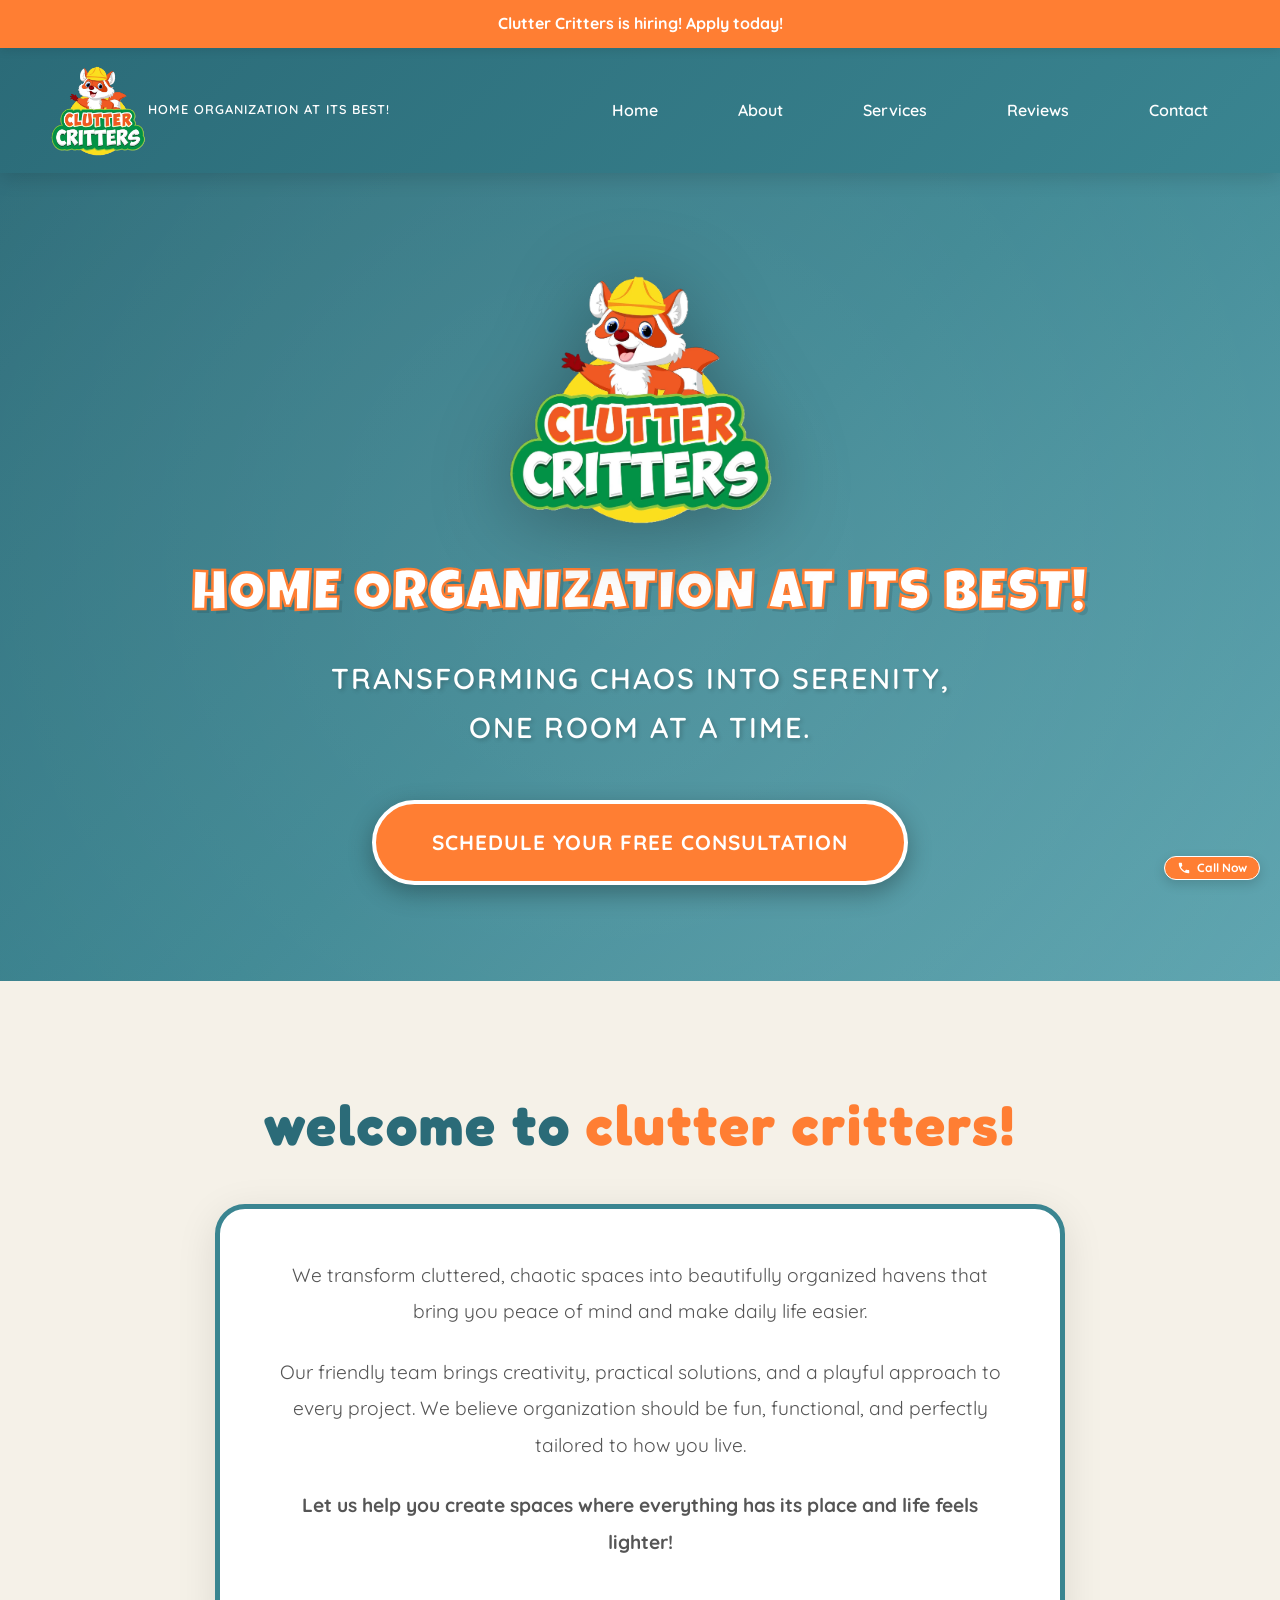
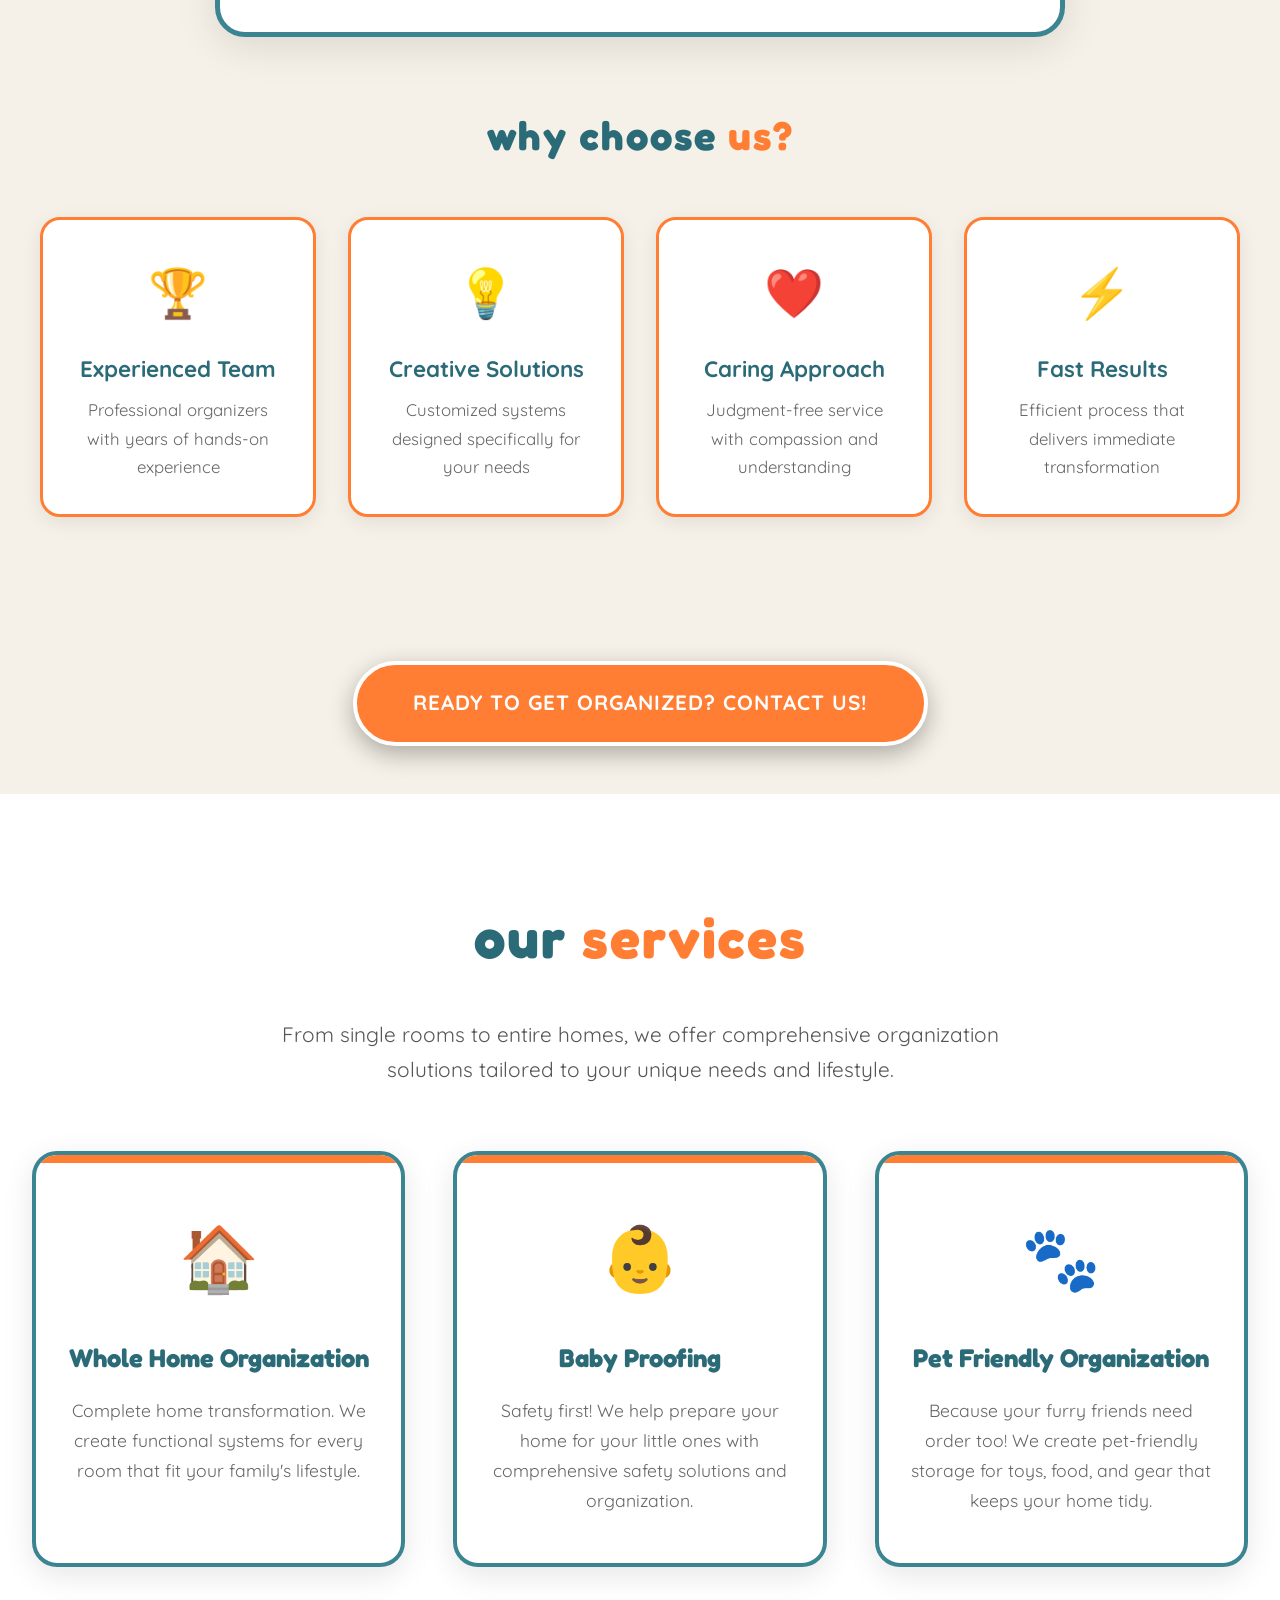
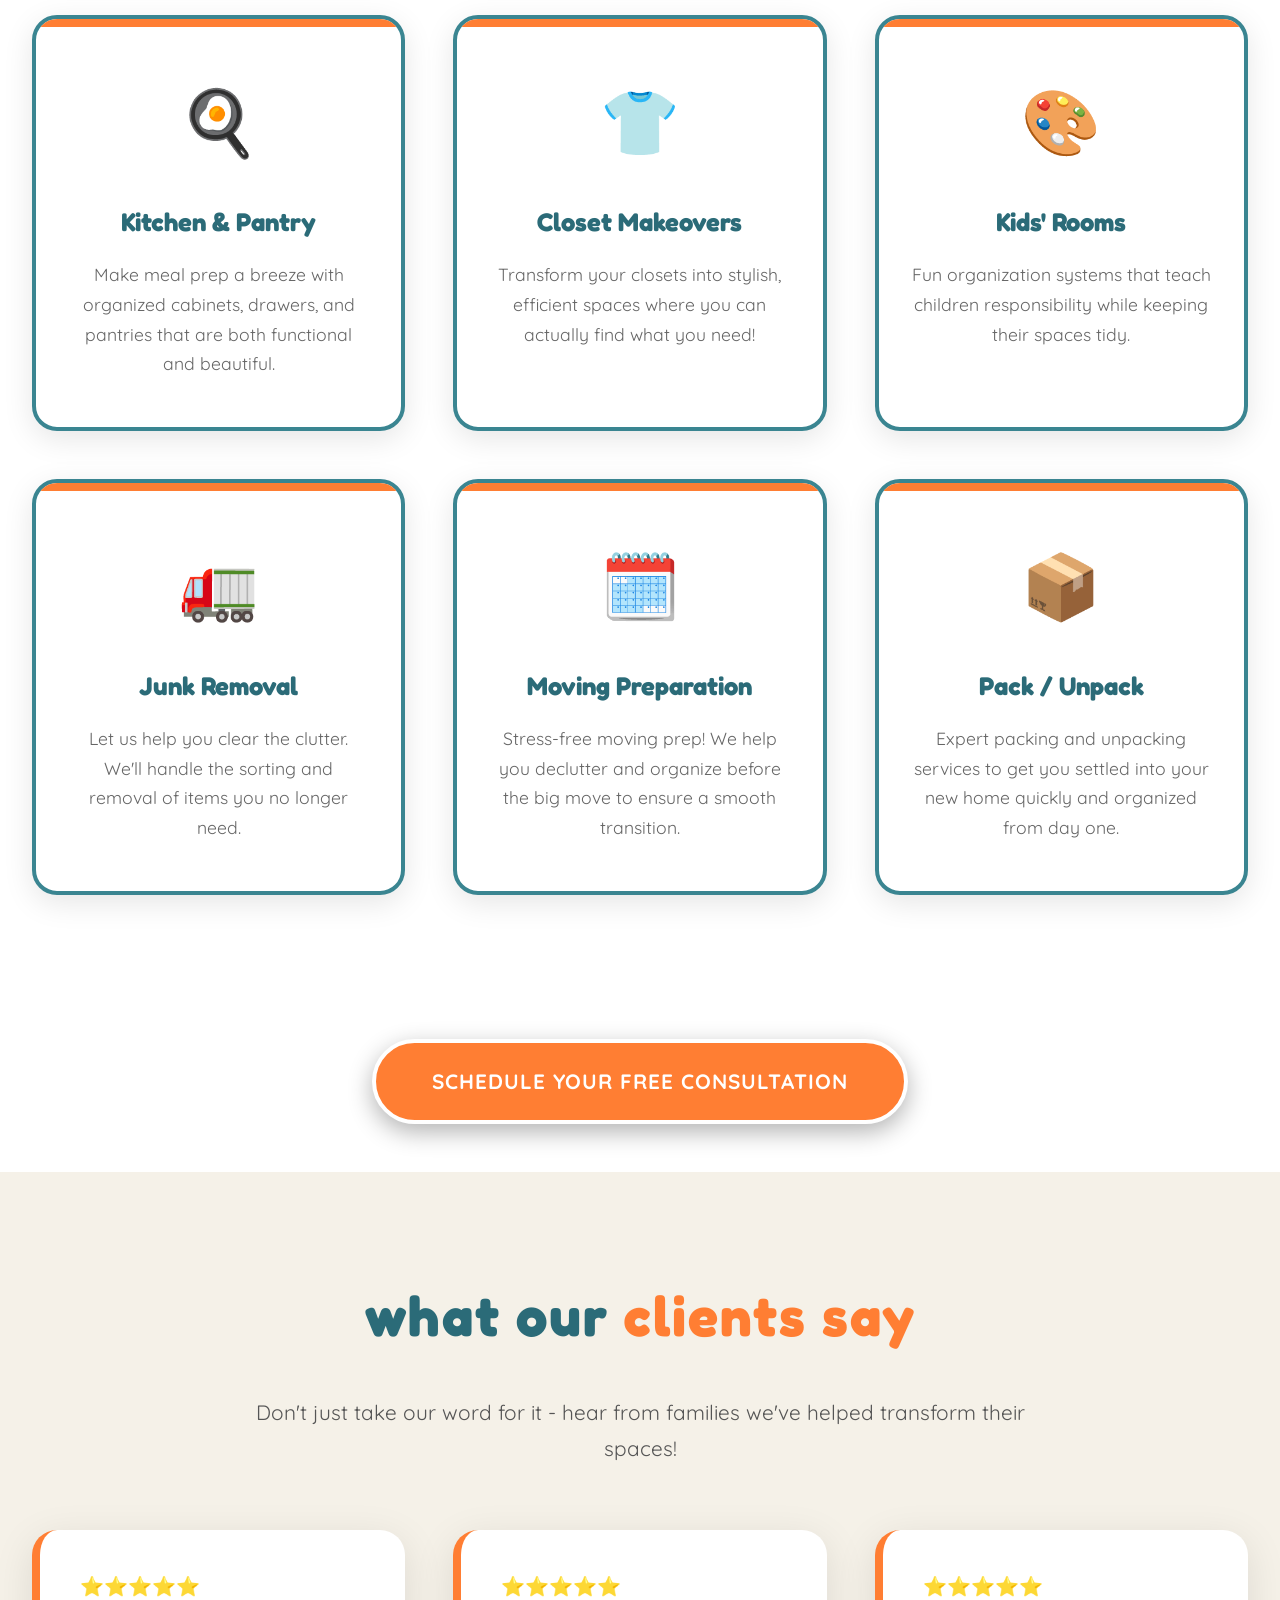
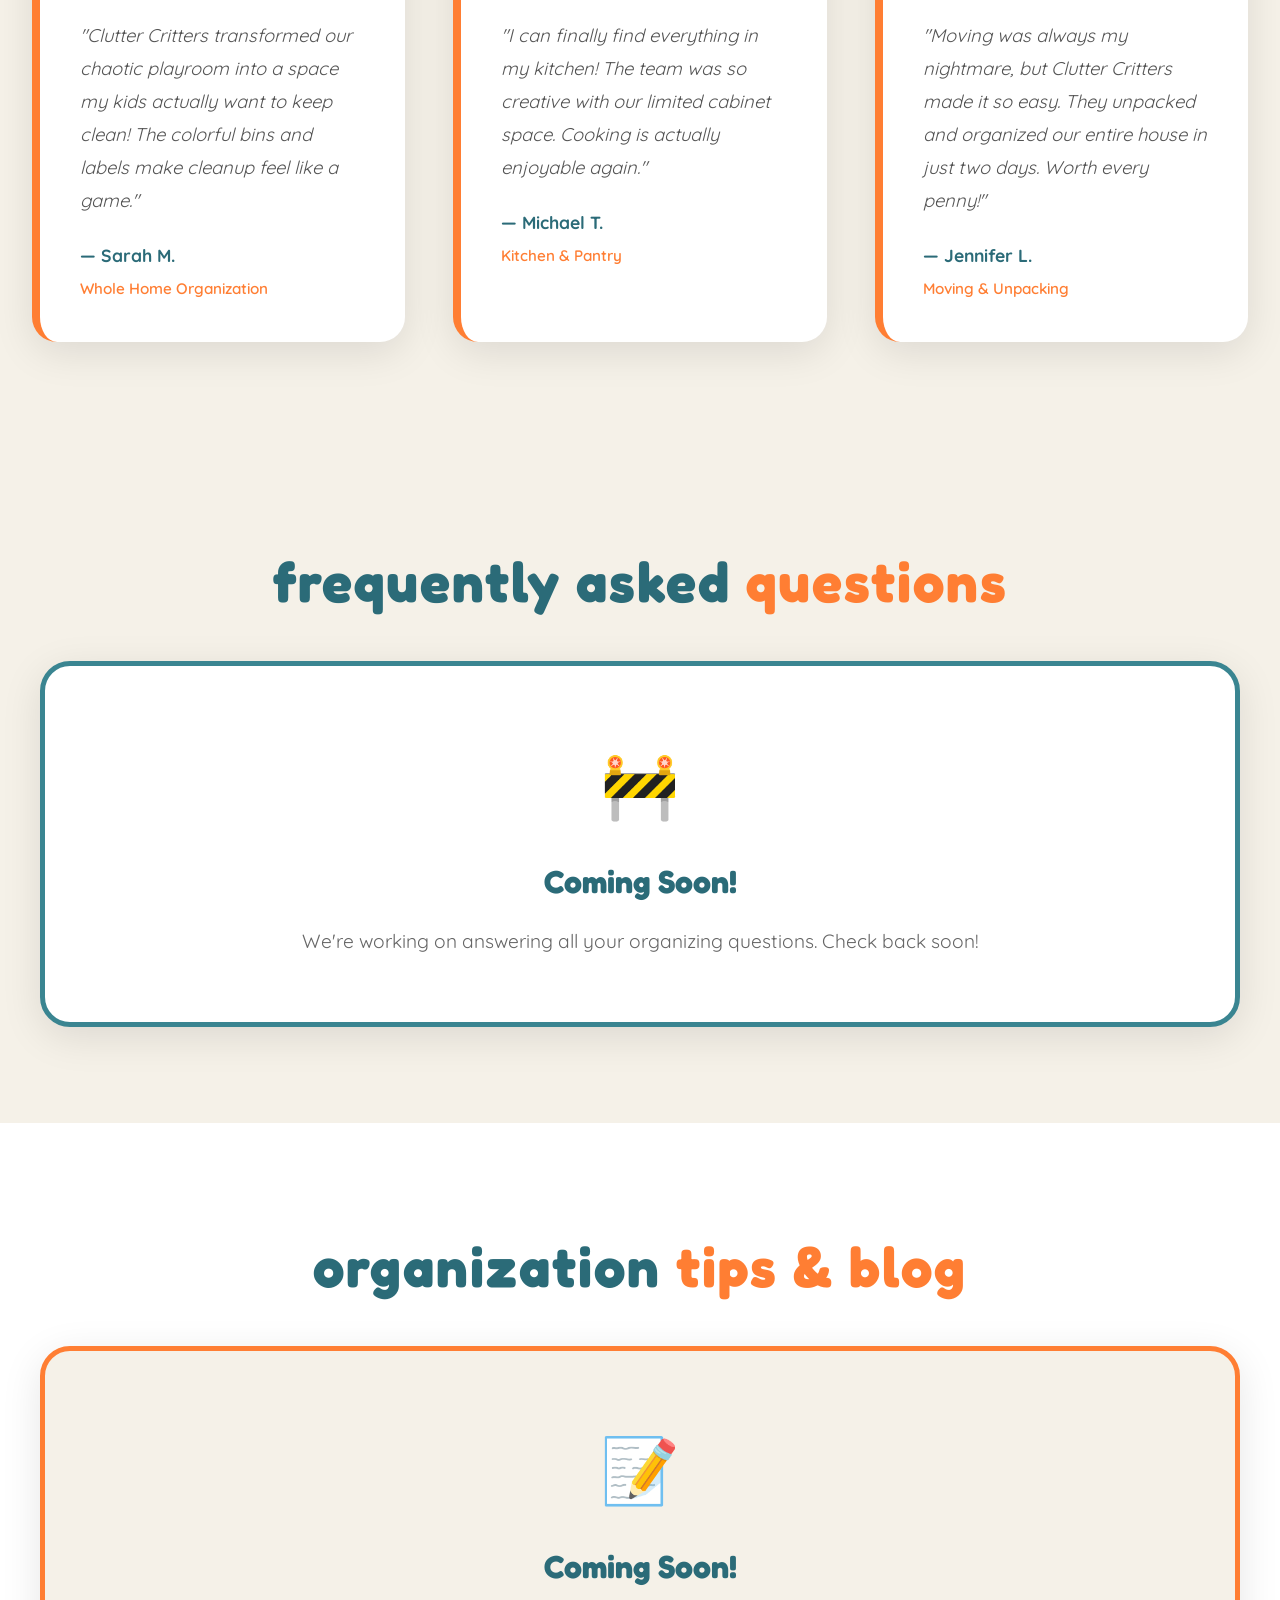
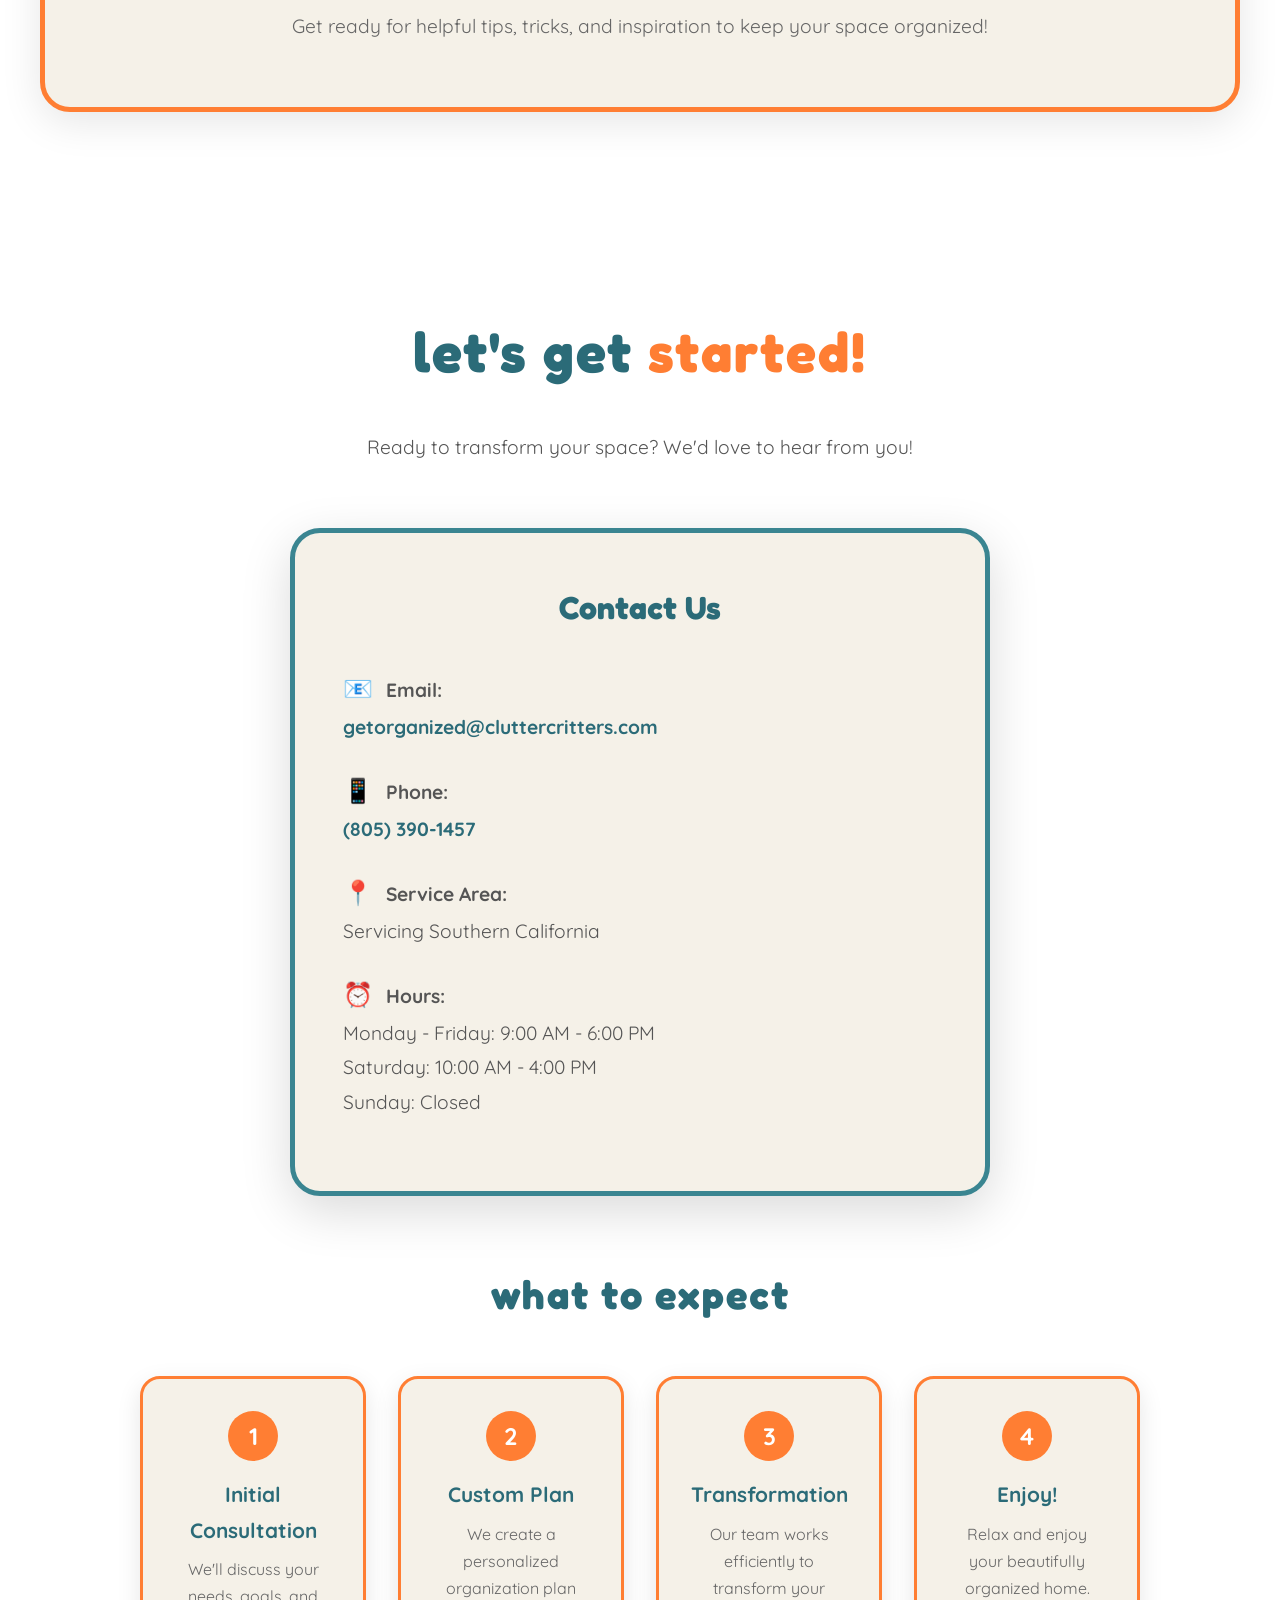
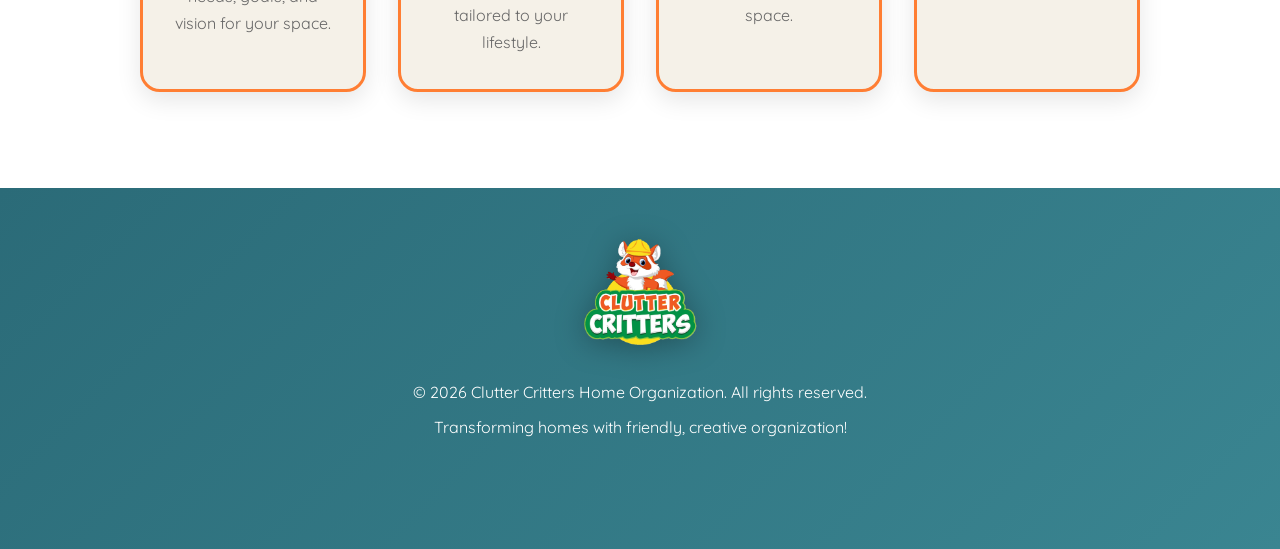
<file: index.html>
<!DOCTYPE html>
<html lang="en">
<head>
    <meta charset="UTF-8">
    <meta name="viewport" content="width=device-width, initial-scale=1.0">
    <title>Clutter Critters - Transforming chaos into serenity, one room at a time.</title>
    <link href="https://fonts.googleapis.com/css2?family=Fredoka:wght@400;600;700&family=Quicksand:wght@400;600;700&family=Luckiest+Guy&display=swap" rel="stylesheet">
    <style>
        * {
            margin: 0;
            padding: 0;
            box-sizing: border-box;
        }

        /* Floating Contact Button - Small & Oval */
        .floating-contact {
            position: fixed;
            bottom: 20px;
            right: 20px;
            z-index: 9999;
            animation: pulse 2s infinite;
        }

        .floating-contact a {
            display: flex !important;
            flex-direction: row !important;
            align-items: center !important;
            gap: 6px !important;
            background: #FF7E33 !important; /* orange-bright fallback */
            background: var(--orange-bright) !important;
            color: white !important;
            padding: 4px 12px !important;
            border-radius: 100px !important;
            text-decoration: none !important;
            font-weight: 700 !important;
            font-size: 0.75rem !important;
            box-shadow: 0 4px 12px rgba(0,0,0,0.15) !important;
            border: 1.5px solid white !important;
            transition: all 0.3s ease;
            white-space: nowrap !important;
            width: auto !important;
            height: auto !important;
            line-height: 1 !important;
        }

        .floating-contact a:hover {
            transform: scale(1.05) !important;
            box-shadow: 0 6px 15px rgba(0,0,0,0.2) !important;
        }

        .floating-contact svg {
            width: 14px !important;
            height: 14px !important;
            fill: white !important;
            display: inline-block !important;
            margin: 0 !important;
        }

        .back-to-top {
            position: fixed;
            bottom: 20px;
            left: 20px;
            background: rgba(43, 107, 120, 0.85);
            color: white;
            padding: 6px 18px;
            border-radius: 100px;
            text-decoration: none;
            font-weight: 600;
            font-size: 0.8rem;
            z-index: 9998;
            box-shadow: 0 4px 15px rgba(0,0,0,0.1);
            transition: all 0.3s;
            backdrop-filter: blur(5px);
            border: 1px solid rgba(255,255,255,0.2);
            display: none;
        }

        .back-to-top.visible {
            display: block;
        }

        @keyframes pulse {
            0%, 100% { transform: scale(1); }
            50% { transform: scale(1.05); }
        }

        html {
            scroll-behavior: smooth;
        }

        body {
            font-family: 'Quicksand', sans-serif;
            color: #333;
            line-height: 1.7;
            overflow-x: hidden;
        }

        h1, h2, h3 {
            font-family: 'Fredoka', sans-serif;
        }

        :root {
            --teal-dark: #2B6B78;
            --teal-medium: #3A8591;
            --teal-light: #5BA3AE;
            --orange-bright: #FF7E33;
            --orange-light: #FFB366;
            --cream: #F5F1E8;
            --green-bright: #4CAF50;
            --yellow-accent: #FFEB3B;
        }


        /* Apply Banner */
        .apply-banner {
            background: var(--orange-bright);
            color: white;
            padding: 8px 12px;
            min-height: 48px;
            display: flex;
            align-items: center;
            justify-content: center;
            text-align: center;
            font-size: 1rem;
            font-weight: 700;
            cursor: pointer;
            transition: 0.3s;
            position: sticky;
            top: 0;
            z-index: 1010;
            box-shadow: 0 2px 10px rgba(0,0,0,0.1);
            text-decoration: none;
        }

        .apply-banner:hover {
            filter: brightness(1.1);
            padding: 14px 12px;
        }

        /* Header */
        header {
            background: linear-gradient(135deg, var(--teal-dark) 0%, var(--teal-medium) 100%);
            padding: 1rem 0;
            box-shadow: 0 4px 20px rgba(0,0,0,0.15);
            position: sticky;
            top: 48px;
            z-index: 1000;
        }

        nav {
            max-width: 1400px;
            margin: 0 auto;
            display: flex;
            justify-content: space-between;
            align-items: center;
            padding: 0 3rem;
        }

        .logo-container {
            display: flex;
            align-items: center;
            gap: 1rem;
        }

        .logo-img {
            width: 100px;
            height: auto;
        }

        .logo-text .tagline {
            font-size: 0.8rem;
            display: block;
            font-weight: 600;
            text-transform: uppercase;
            letter-spacing: 1px;
            color: white;
        }

        .nav-links {
            display: flex;
            gap: 2rem;
            list-style: none;
        }

        .nav-links a {
            color: white;
            text-decoration: none;
            font-weight: 600;
            font-size: 1rem;
            padding: 0.8rem 1.5rem;
            border-radius: 30px;
            transition: all 0.3s;
        }

        .nav-links a:hover,
        .nav-links a.active {
            background: rgba(255, 255, 255, 0.2);
            transform: translateY(-2px);
        }


        .header-phone {
            color: white;
            text-decoration: none;
            font-weight: 700;
            font-size: 1.1rem;
            padding: 0.8rem 1.5rem;
            background: var(--orange-bright);
            border-radius: 30px;
            transition: all 0.3s;
            border: 3px solid white;
        }

        .header-phone:hover {
            transform: translateY(-2px);
            box-shadow: 0 5px 15px rgba(0,0,0,0.3);
        }


        @keyframes pulse {
            0%, 100% { transform: scale(1); }
            50% { transform: scale(1.05); }
        }

        .mobile-toggle {
            display: none;
            background: var(--orange-bright);
            border: none;
            color: white;
            font-size: 1.5rem;
            padding: 0.5rem 1rem;
            border-radius: 10px;
            cursor: pointer;
            font-weight: bold;
        }

        /* Hero Section */
        .hero {
            background: linear-gradient(135deg, var(--teal-dark) 0%, var(--teal-medium) 50%, var(--teal-light) 100%);
            padding: 6rem 2rem;
            text-align: center;
            position: relative;
            overflow: hidden;
        }

        .hero::before {
            content: '';
            position: absolute;
            top: -50%;
            left: -50%;
            width: 200%;
            height: 200%;
            background: radial-gradient(circle, rgba(255,255,255,0.1) 0%, transparent 70%);
        }

        .hero-content {
            position: relative;
            z-index: 1;
            max-width: 900px;
            margin: 0 auto;
        }

        .hero-logo {
            width: 280px;
            height: auto;
            margin: 0 auto 2rem;
            filter: drop-shadow(0 10px 40px rgba(0,0,0,0.3));
        }


        .hero-tagline { font-family: "Luckiest Guy", cursive; font-size: 3.5rem; color: white; -webkit-text-stroke: 2.5px #FF7E33; margin-bottom: 1.5rem; font-weight: 400; text-transform: uppercase; letter-spacing: 2px; display: block; line-height: 1.1; text-shadow: 4px 4px 0px rgba(0,0,0,0.1); }

        .hero-subtitle {
            font-size: 1.8rem;
            color: white;
            text-shadow: 2px 2px 4px rgba(0,0,0,0.2);
            margin-bottom: 3rem;
            font-weight: 600;
            text-transform: uppercase;
            letter-spacing: 2px;
        }

        .cta-button {
            display: inline-block;
            background: var(--orange-bright);
            color: white;
            padding: 1.3rem 3.5rem;
            border-radius: 50px;
            text-decoration: none;
            font-weight: 700;
            font-size: 1.3rem;
            box-shadow: 0 8px 25px rgba(0,0,0,0.3);
            transition: all 0.3s;
            border: 4px solid white;
            text-transform: uppercase;
            letter-spacing: 1px;
        }

        .cta-button:hover {
            transform: translateY(-5px) scale(1.05);
            box-shadow: 0 12px 35px rgba(0,0,0,0.4);
            background: var(--orange-light);
        }

        /* About Section */
        .about {
            padding: 6rem 2rem;
            background: var(--cream);
            text-align: center;
        }

        .about h2 {
            font-size: 3.5rem;
            color: var(--teal-dark);
            margin-bottom: 2rem;
            text-transform: lowercase;
            letter-spacing: 2px;
        }

        .about h2 span {
            color: var(--orange-bright);
        }

        .about-content {
            max-width: 850px;
            margin: 0 auto;
            background: white;
            padding: 3rem;
            border-radius: 30px;
            box-shadow: 0 10px 40px rgba(0,0,0,0.1);
            border: 5px solid var(--teal-medium);
        }

        .about-content p {
            font-size: 1.2rem;
            color: #555;
            margin-bottom: 1.5rem;
            line-height: 1.9;
        }

        .why-section {
            margin-top: 4rem;
            max-width: 1200px;
            margin-left: auto;
            margin-right: auto;
        }

        .why-section h3 {
            font-size: 2.5rem;
            color: var(--teal-dark);
            margin-bottom: 3rem;
            text-transform: lowercase;
            letter-spacing: 2px;
        }

        .why-section h3 span {
            color: var(--orange-bright);
        }

        .why-grid {
            display: grid;
            grid-template-columns: repeat(auto-fit, minmax(250px, 1fr));
            gap: 2rem;
        }

        .why-card {
            background: white;
            padding: 2rem;
            border-radius: 20px;
            box-shadow: 0 5px 20px rgba(0,0,0,0.08);
            border: 3px solid var(--orange-bright);
        }

        .why-icon {
            font-size: 3rem;
            display: block;
            margin-bottom: 1rem;
        }

        .why-card h4 {
            font-size: 1.4rem;
            color: var(--teal-dark);
            margin-bottom: 0.5rem;
        }

        .why-card p {
            color: #666;
            font-size: 1.05rem;
        }

        /* Services Section */
        .services {
            padding: 6rem 2rem;
            background: white;
        }

        .services h2 {
            text-align: center;
            font-size: 3.5rem;
            color: var(--teal-dark);
            margin-bottom: 2rem;
            text-transform: lowercase;
            letter-spacing: 2px;
        }

        .services h2 span {
            color: var(--orange-bright);
        }

        .services-intro {
            text-align: center;
            max-width: 800px;
            margin: 0 auto 4rem;
        }

        .services-intro p {
            font-size: 1.3rem;
            color: #555;
        }

        .service-grid {
            max-width: 1400px;
            margin: 0 auto;
            display: grid;
            grid-template-columns: repeat(auto-fit, minmax(350px, 1fr));
            gap: 3rem;
        }

        .service-card {
            background: white;
            padding: 3rem 2rem;
            border-radius: 25px;
            text-align: center;
            box-shadow: 0 8px 30px rgba(0,0,0,0.1);
            transition: all 0.3s;
            border: 4px solid var(--teal-medium);
            position: relative;
            overflow: hidden;
        }

        .service-card::before {
            content: '';
            position: absolute;
            top: 0;
            left: 0;
            right: 0;
            height: 8px;
            background: var(--orange-bright);
        }

        .service-card:hover {
            transform: translateY(-10px);
            box-shadow: 0 15px 50px rgba(0,0,0,0.15);
            border-color: var(--orange-bright);
        }

        .service-icon {
            font-size: 4rem;
            margin-bottom: 1.5rem;
            display: block;
        }

        .service-card h3 {
            font-size: 1.6rem;
            margin-bottom: 1rem;
            color: var(--teal-dark);
        }

        .service-card p {
            font-size: 1.1rem;
            color: #666;
            line-height: 1.7;
        }

        /* Testimonials */
        .testimonials {
            padding: 6rem 2rem;
            background: var(--cream);
        }

        .testimonials h2 {
            text-align: center;
            font-size: 3.5rem;
            margin-bottom: 2rem;
            color: var(--teal-dark);
            text-transform: lowercase;
            letter-spacing: 2px;
        }

        .testimonials h2 span {
            color: var(--orange-bright);
        }

        .testimonials-intro {
            text-align: center;
            max-width: 800px;
            margin: 0 auto 4rem;
        }

        .testimonials-intro p {
            font-size: 1.3rem;
            color: #555;
        }

        .testimonial-grid {
            max-width: 1400px;
            margin: 0 auto;
            display: grid;
            grid-template-columns: repeat(auto-fit, minmax(350px, 1fr));
            gap: 3rem;
        }

        .testimonial {
            background: white;
            color: #333;
            padding: 2.5rem;
            border-radius: 25px;
            box-shadow: 0 10px 40px rgba(0,0,0,0.1);
            border-left: 8px solid var(--orange-bright);
        }

        .stars {
            color: var(--yellow-accent);
            font-size: 1.2rem;
            margin-bottom: 1rem;
        }

        .testimonial p {
            font-size: 1.15rem;
            font-style: italic;
            margin-bottom: 1.5rem;
            line-height: 1.8;
            color: #555;
        }

        .testimonial-author {
            font-weight: 700;
            color: var(--teal-dark);
            font-size: 1.1rem;
            margin-bottom: 0.3rem;
        }

        .testimonial-service {
            font-size: 0.95rem;
            color: var(--orange-bright);
            font-weight: 600;
        }

        /* Contact Section */
        .contact {
            padding: 6rem 2rem;
            background: white;
        }

        .contact h2 {
            text-align: center;
            font-size: 3.5rem;
            color: var(--teal-dark);
            margin-bottom: 2rem;
            text-transform: lowercase;
            letter-spacing: 2px;
        }

        .contact h2 span {
            color: var(--orange-bright);
        }

        .contact-content {
            max-width: 1200px;
            margin: 0 auto;
        }

        .contact-intro {
            text-align: center;
            margin-bottom: 4rem;
        }

        .contact-intro p {
            font-size: 1.2rem;
            color: #555;
        }

        .contact-box {
            max-width: 700px;
            margin: 0 auto 4rem;
            background: var(--cream);
            padding: 3rem;
            border-radius: 30px;
            box-shadow: 0 15px 50px rgba(0,0,0,0.15);
            border: 5px solid var(--teal-medium);
        }

        .contact-box h3 {
            font-size: 2rem;
            color: var(--teal-dark);
            margin-bottom: 2rem;
            text-align: center;
        }

        .contact-box p {
            font-size: 1.2rem;
            margin: 1.5rem 0;
            line-height: 1.8;
            color: #555;
        }

        .contact-box a {
            color: var(--teal-dark);
            text-decoration: none;
            font-weight: 700;
        }

        .contact-box a:hover {
            color: var(--orange-bright);
            text-decoration: underline;
        }

        .contact-emoji {
            font-size: 1.5rem;
            margin-right: 0.5rem;
        }

        .process-section {
            max-width: 1000px;
            margin: 0 auto;
        }

        .process-section h3 {
            font-size: 2.5rem;
            color: var(--teal-dark);
            text-align: center;
            margin-bottom: 3rem;
            text-transform: lowercase;
            letter-spacing: 2px;
        }

        .process-steps {
            display: grid;
            grid-template-columns: repeat(auto-fit, minmax(220px, 1fr));
            gap: 2rem;
        }

        .process-step {
            background: var(--cream);
            padding: 2rem;
            border-radius: 20px;
            text-align: center;
            box-shadow: 0 8px 25px rgba(0,0,0,0.1);
            border: 3px solid var(--orange-bright);
        }

        .step-number {
            display: inline-block;
            width: 50px;
            height: 50px;
            line-height: 50px;
            border-radius: 50%;
            background: var(--orange-bright);
            color: white;
            font-size: 1.5rem;
            font-weight: 700;
            margin-bottom: 1rem;
        }

        .process-step h4 {
            font-size: 1.3rem;
            color: var(--teal-dark);
            margin-bottom: 0.5rem;
        }

        .process-step p {
            color: #666;
            font-size: 1rem;
        }

        /* Footer */
        footer {
            background: linear-gradient(135deg, var(--teal-dark) 0%, var(--teal-medium) 100%);
            color: white;
            text-align: center;
            padding: 3rem 2rem 100px;
            font-size: 1rem;
        }

        footer p {
            margin: 0.5rem 0;
        }

        .footer-logo {
            width: 120px;
            height: auto;
            margin: 0 auto 1rem;
            filter: drop-shadow(0 4px 15px rgba(0,0,0,0.3));
        }

        /* Mobile Responsive */
        @media (max-width: 968px) {
            .nav-links {
                display: none;
                position: absolute;
                top: 100%;
                left: 0;
                right: 0;
                background: var(--teal-dark);
                flex-direction: column;
                gap: 0;
                padding: 1rem 0;
                box-shadow: 0 10px 30px rgba(0,0,0,0.2);
            }

            .nav-links.active {
                display: flex;
            }

            .nav-links li {
                width: 100%;
            }

            .nav-links a {
                display: block;
                padding: 1.5rem 2rem;
                border-radius: 0;
            }

    
        .header-phone {
            color: white;
            text-decoration: none;
            font-weight: 700;
            font-size: 1.1rem;
            padding: 0.8rem 1.5rem;
            background: var(--orange-bright);
            border-radius: 30px;
            transition: all 0.3s;
            border: 3px solid white;
        }

        .header-phone:hover {
            transform: translateY(-2px);
            box-shadow: 0 5px 15px rgba(0,0,0,0.3);
        }

        /* Floating Contact Button */

        @keyframes pulse {
            0%, 100% { transform: scale(1); }
            50% { transform: scale(1.05); }
        }

        @media (max-width: 968px) {
            .mobile-toggle {
                display: block;
            }

            .hero-logo {
                width: 280px;
                margin-bottom: 20px;
                filter: drop-shadow(0 10px 30px rgba(0,0,0,0.25));
            }

            .hero-tagline {
                font-size: 2.2rem;
                -webkit-text-stroke: 1.5px #FF7E33;
                letter-spacing: 1px;
            }

        .hero-subtitle {
                font-size: 1.3rem;
            }

            .about h2,
            .services h2,
            .testimonials h2,
            .contact h2 {
                font-size: 2.5rem;
            }

            .service-grid,
            .testimonial-grid,
            .why-grid,
            .process-steps {
                grid-template-columns: 1fr;
            }

            .logo-img {
                width: 70px;
            }

            .logo-text .tagline {
                font-size: 0.65rem;
            }

            .contact-box {
                padding: 2rem 1.5rem;
            }

            .contact-box a {
                word-wrap: normal;
                overflow-wrap: normal;
                display: block;
                font-size: 0.85rem;
                white-space: nowrap;
            }

            .back-to-top {
                bottom: 30px;
                left: 15px;
            }
        }

    </style>
</head>
<body>

    <!-- Floating Contact Button -->
    <div class="floating-contact">
        <a href="tel:805-390-1457">
            <svg viewBox="0 0 24 24" xmlns="http://www.w3.org/2000/svg">
                <path d="M20 15.5c-1.25 0-2.45-.2-3.57-.57a1.02 1.02 0 00-1.02.24l-2.2 2.2a15.045 15.045 0 01-6.59-6.59l2.2-2.21a.96.96 0 00.25-1.02A11.36 11.36 0 018.5 4c0-.55-.45-1-1-1H4c-.55 0-1 .45-1 1 0 9.39 7.61 17 17 17 .55 0 1-.45 1-1v-3.5c0-.55-.45-1-1-1z"/>
            </svg>
            Call Now
        </a>
    </div>

    <a href="#home" id="backToTop" class="back-to-top">Back to Top ↑</a>

    <a class="apply-banner" href="apply.html">
        Clutter Critters is hiring! Apply today!
    </a>
    <header>
        <nav>
            <div class="logo-container">
                <a href="#home" style="display: flex; align-items: center; text-decoration: none;">
                <img src="assets/logo.png" alt="Clutter Critters Logo" class="logo-img">
                <div class="logo-text">
                    <span class="tagline">HOME ORGANIZATION AT ITS BEST!</span>
                </div>
                </a>
            </div>
            <button class="mobile-toggle" onclick="toggleMenu()">☰</button>
            <ul class="nav-links" id="navMenu">
                <li><a href="#home">Home</a></li>
                <li><a href="#about">About</a></li>
                <li><a href="#services">Services</a></li>
                <!-- <li><a href="packages.html">Packages</a></li> -->
                <li><a href="#testimonials">Reviews</a></li>
                <li><a href="#contact">Contact</a></li>
            </ul>
        </nav>
    </header>

    <section id="home" class="hero">
        <div class="hero-content">
            <img src="assets/logo.png" alt="Clutter Critters Logo" class="hero-logo">
            <p class="hero-tagline">HOME ORGANIZATION AT ITS BEST!</p>
            <p class="hero-subtitle">Transforming chaos into serenity,<br>one room at a time.</p>
            <a href="#contact" class="cta-button">SCHEDULE YOUR FREE CONSULTATION</a>
        </div>
    </section>

    <section id="about" class="about">
        <h2>welcome to <span>clutter critters!</span></h2>
        <div class="about-content">
            <p>We transform cluttered, chaotic spaces into beautifully organized havens that bring you peace of mind and make daily life easier.</p>
            <p>Our friendly team brings creativity, practical solutions, and a playful approach to every project. We believe organization should be fun, functional, and perfectly tailored to how you live.</p>
            <p><strong>Let us help you create spaces where everything has its place and life feels lighter!</strong></p>
        </div>

        <div class="why-section">
            <h3>Why Choose <span>Us?</span></h3>
            <div class="why-grid">
                <div class="why-card">
                    <span class="why-icon">🏆</span>
                    <h4>Experienced Team</h4>
                    <p>Professional organizers with years of hands-on experience</p>
                </div>
                <div class="why-card">
                    <span class="why-icon">💡</span>
                    <h4>Creative Solutions</h4>
                    <p>Customized systems designed specifically for your needs</p>
                </div>
                <div class="why-card">
                    <span class="why-icon">❤️</span>
                    <h4>Caring Approach</h4>
                    <p>Judgment-free service with compassion and understanding</p>
                </div>
                <div class="why-card">
                    <span class="why-icon">⚡</span>
                    <h4>Fast Results</h4>
                    <p>Efficient process that delivers immediate transformation</p>
                </div>
            </div>
        </div>
    </section>

    <div style="text-align: center; padding: 3rem 2rem; background: var(--cream);">
        <a href="#contact" class="cta-button">Ready to Get Organized? Contact Us!</a>
    </div>

    <section id="services" class="services">
        <h2>our <span>services</span></h2>
        <div class="services-intro">
            <p>From single rooms to entire homes, we offer comprehensive organization solutions tailored to your unique needs and lifestyle.</p>
        </div>

        <div class="service-grid">
            <div class="service-card">
                <span class="service-icon">🏠</span>
                <h3>Whole Home Organization</h3>
                <p>Complete home transformation. We create functional systems for every room that fit your family's lifestyle.</p>
            </div>
            
            <div class="service-card">
                <span class="service-icon">👶</span>
                <h3>Baby Proofing</h3>
                <p>Safety first! We help prepare your home for your little ones with comprehensive safety solutions and organization.</p>
            </div>

            <div class="service-card">
                <span class="service-icon">🐾</span>
                <h3>Pet Friendly Organization</h3>
                <p>Because your furry friends need order too! We create pet-friendly storage for toys, food, and gear that keeps your home tidy.</p>
            </div>

            <div class="service-card">
                <span class="service-icon">🍳</span>
                <h3>Kitchen & Pantry</h3>
                <p>Make meal prep a breeze with organized cabinets, drawers, and pantries that are both functional and beautiful.</p>
            </div>
            
            <div class="service-card">
                <span class="service-icon">👕</span>
                <h3>Closet Makeovers</h3>
                <p>Transform your closets into stylish, efficient spaces where you can actually find what you need!</p>
            </div>
            
            <div class="service-card">
                <span class="service-icon">🎨</span>
                <h3>Kids' Rooms</h3>
                <p>Fun organization systems that teach children responsibility while keeping their spaces tidy.</p>
            </div>
            
            <div class="service-card">
                <span class="service-icon">🚛</span>
                <h3>Junk Removal</h3>
                <p>Let us help you clear the clutter. We'll handle the sorting and removal of items you no longer need.</p>
            </div>
            
            <div class="service-card">
                <span class="service-icon">🗓️</span>
                <h3>Moving Preparation</h3>
                <p>Stress-free moving prep! We help you declutter and organize before the big move to ensure a smooth transition.</p>
            </div>

            <div class="service-card">
                <span class="service-icon">📦</span>
                <h3>Pack / Unpack</h3>
                <p>Expert packing and unpacking services to get you settled into your new home quickly and organized from day one.</p>
            </div>
        </div>
    </section>

    <div style="text-align: center; padding: 3rem 2rem; background: white;">
        <a href="#contact" class="cta-button">SCHEDULE YOUR FREE CONSULTATION</a>
    </div>

    <section id="testimonials" class="testimonials">
        <h2>what our <span>clients say</span></h2>
        <div class="testimonials-intro">
            <p>Don't just take our word for it - hear from families we've helped transform their spaces!</p>
        </div>

        <div class="testimonial-grid">
            <div class="testimonial">
                <div class="stars">⭐⭐⭐⭐⭐</div>
                <p>"Clutter Critters transformed our chaotic playroom into a space my kids actually want to keep clean! The colorful bins and labels make cleanup feel like a game."</p>
                <div class="testimonial-author">— Sarah M.</div>
                <div class="testimonial-service">Whole Home Organization</div>
            </div>
            
            <div class="testimonial">
                <div class="stars">⭐⭐⭐⭐⭐</div>
                <p>"I can finally find everything in my kitchen! The team was so creative with our limited cabinet space. Cooking is actually enjoyable again."</p>
                <div class="testimonial-author">— Michael T.</div>
                <div class="testimonial-service">Kitchen & Pantry</div>
            </div>
            
            <div class="testimonial">
                <div class="stars">⭐⭐⭐⭐⭐</div>
                <p>"Moving was always my nightmare, but Clutter Critters made it so easy. They unpacked and organized our entire house in just two days. Worth every penny!"</p>
                <div class="testimonial-author">— Jennifer L.</div>
                <div class="testimonial-service">Moving & Unpacking</div>
            </div>
        </div>
    </section>


    <section id="faq" class="faq" style="padding: 6rem 2rem; background: var(--cream);">
        <div style="max-width: 1200px; margin: 0 auto; text-align: center;">
            <h2 style="font-size: 3.5rem; color: var(--teal-dark); margin-bottom: 2rem; text-transform: lowercase; letter-spacing: 2px;">
                Frequently Asked <span style="color: var(--orange-bright);">Questions</span>
            </h2>
            <div style="background: white; padding: 4rem; border-radius: 30px; box-shadow: 0 10px 40px rgba(0,0,0,0.1); border: 5px solid var(--teal-medium);">
                <span style="font-size: 4rem; display: block; margin-bottom: 1rem;">🚧</span>
                <h3 style="font-size: 2rem; color: var(--teal-dark); margin-bottom: 1rem;">Coming Soon!</h3>
                <p style="font-size: 1.2rem; color: #666;">We're working on answering all your organizing questions. Check back soon!</p>
            </div>
        </div>
    </section>


    <section id="blog" class="blog" style="padding: 6rem 2rem; background: white;">
        <div style="max-width: 1200px; margin: 0 auto; text-align: center;">
            <h2 style="font-size: 3.5rem; color: var(--teal-dark); margin-bottom: 2rem; text-transform: lowercase; letter-spacing: 2px;">
                Organization <span style="color: var(--orange-bright);">Tips & Blog</span>
            </h2>
            <div style="background: var(--cream); padding: 4rem; border-radius: 30px; box-shadow: 0 10px 40px rgba(0,0,0,0.1); border: 5px solid var(--orange-bright);">
                <span style="font-size: 4rem; display: block; margin-bottom: 1rem;">📝</span>
                <h3 style="font-size: 2rem; color: var(--teal-dark); margin-bottom: 1rem;">Coming Soon!</h3>
                <p style="font-size: 1.2rem; color: #666;">Get ready for helpful tips, tricks, and inspiration to keep your space organized!</p>
            </div>
        </div>
    </section>

    <section id="contact" class="contact">
        <h2>let's get <span>started!</span></h2>
        <div class="contact-content">
            <div class="contact-intro">
                <p>Ready to transform your space? We'd love to hear from you!</p>
            </div>

            <div class="contact-box">
                <h3>Contact Us</h3>
                <p><span class="contact-emoji">📧</span> <strong>Email:</strong><br>
                <a href="mailto:getorganized@cluttercritters.com">getorganized@cluttercritters.com</a></p>
                
                <p><span class="contact-emoji">📱</span> <strong>Phone:</strong><br>
                <a href="tel:805-390-1457">(805) 390-1457</a></p>
                
                <p><span class="contact-emoji">📍</span> <strong>Service Area:</strong><br>
                Servicing Southern California</p>
                
                <p><span class="contact-emoji">⏰</span> <strong>Hours:</strong><br>
                Monday - Friday: 9:00 AM - 6:00 PM<br>
                Saturday: 10:00 AM - 4:00 PM<br>
                Sunday: Closed</p>
            </div>

            <div class="process-section">
                <h3>What to Expect</h3>
                <div class="process-steps">
                    <div class="process-step">
                        <span class="step-number">1</span>
                        <h4>Initial Consultation</h4>
                        <p>We'll discuss your needs, goals, and vision for your space.</p>
                    </div>
                    <div class="process-step">
                        <span class="step-number">2</span>
                        <h4>Custom Plan</h4>
                        <p>We create a personalized organization plan tailored to your lifestyle.</p>
                    </div>
                    <div class="process-step">
                        <span class="step-number">3</span>
                        <h4>Transformation</h4>
                        <p>Our team works efficiently to transform your space.</p>
                    </div>
                    <div class="process-step">
                        <span class="step-number">4</span>
                        <h4>Enjoy!</h4>
                        <p>Relax and enjoy your beautifully organized home.</p>
                    </div>
                </div>
            </div>
        </div>
    </section>

    <footer>
        <img src="assets/logo.png" alt="Clutter Critters Logo" class="footer-logo">
        <p>&copy; 2026 Clutter Critters Home Organization. All rights reserved.</p>
        <p>Transforming homes with friendly, creative organization!</p>
    </footer>


    <script>
        // Back to Top functionality
        window.addEventListener('scroll', () => {
            const backToTop = document.getElementById('backToTop');
            if (window.scrollY > 500) {
                backToTop.classList.add('visible');
            } else {
                backToTop.classList.remove('visible');
            }
        });

        function toggleMenu() {
            const menu = document.getElementById('navMenu');
            menu.classList.toggle('active');
        }

        // Close mobile menu when clicking a link
        document.querySelectorAll('.nav-links a').forEach(link => {
            link.addEventListener('click', () => {
                const menu = document.getElementById('navMenu');
                if (menu.classList.contains('active')) {
                    menu.classList.remove('active');
                }
            });
        });
    </script>
</body>
</html>
</file>
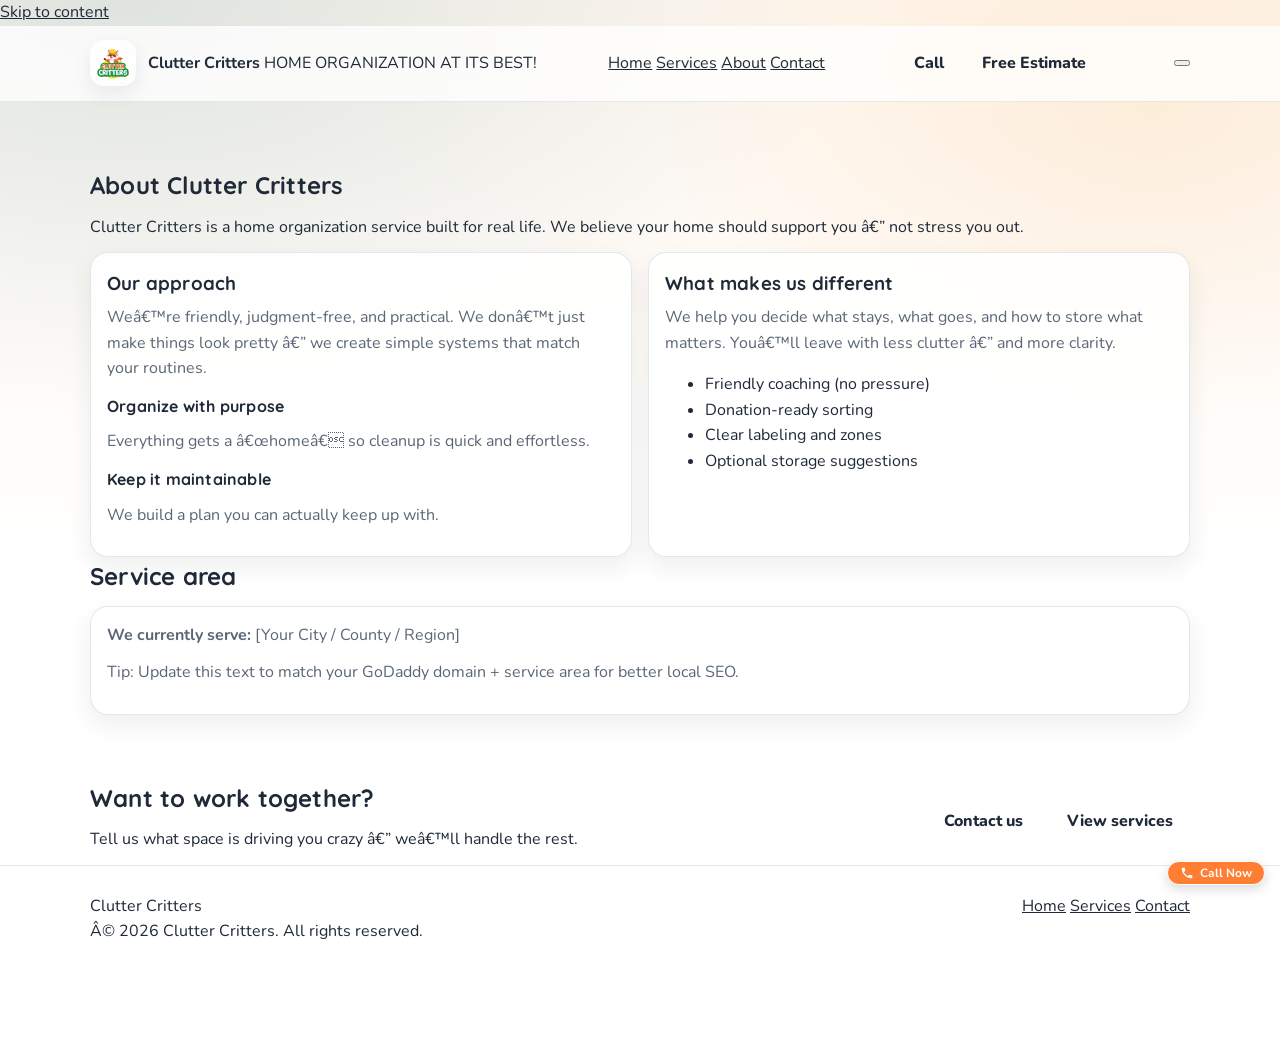
<file: about.html>
<!doctype html>
<html lang="en">
<head>
  <meta charset="utf-8" />
  <meta name="viewport" content="width=device-width,initial-scale=1" />
  <title>About | Clutter Critters</title>
  <meta name="description" content="Meet Clutter Critters â€” friendly, practical home organization." />
  <link rel="icon" href="assets/logo.png" />
  <link rel="preconnect" href="https://fonts.googleapis.com">
<link rel="preconnect" href="https://fonts.gstatic.com" crossorigin>
<link href="https://fonts.googleapis.com/css2?family=Nunito:wght@400;600;800&family=Quicksand:wght@600;700&display=swap" rel="stylesheet">
<meta name="theme-color" content="#1b6b7a">
<link rel="stylesheet" href="styles.css" />
</head>
<body>
  <a class="skip-link" href="#main">Skip to content</a>

  <header class="site-header">
    <div class="container header-inner">
      <a class="brand" href="index.html">
        <img class="brand-logo" src="assets/logo.png" alt="Clutter Critters logo" />
        <div class="brand-title">
          <strong>Clutter Critters</strong>
          <span>HOME ORGANIZATION AT ITS BEST!</span>
        </div>
      </a>

      <nav class="site-nav" data-nav aria-label="Primary">
        <a href="index.html">Home</a>
        <a href="services.html">Services</a>
        <a class="active" href="about.html">About</a>
        <a href="contact.html">Contact</a>
      </nav>

      <div class="header-cta">
        <a class="btn" href="tel:+1-555-555-5555">Call</a>
        <a class="btn primary" href="contact.html">Free Estimate</a>
      </div>

      <button class="nav-toggle" type="button" data-burger aria-label="Open menu" aria-expanded="false">
        <span></span><span></span><span></span>
      </button>
    </div>
  </header>

  <main id="main">
    <section class="section">
      <div class="container">
        <h2>About Clutter Critters</h2>
        <p class="lead">
          Clutter Critters is a home organization service built for real life.
          We believe your home should support you â€” not stress you out.
        </p>

        <div class="grid cols-2">
          <div class="card">
            <h3>Our approach</h3>
            <p>
              Weâ€™re friendly, judgment-free, and practical.
              We donâ€™t just make things look pretty â€” we create simple systems that match your routines.
            </p>
            <div class="hr"></div>
            <div class="step" style="padding:0; border:none">
              <div>
                <h4>Organize with purpose</h4>
                <p>Everything gets a â€œhomeâ€ so cleanup is quick and effortless.</p>
              </div>
            </div>
            <div class="step mtop-14" style="padding:0; border:none">
              <div>
                <h4>Keep it maintainable</h4>
                <p>We build a plan you can actually keep up with.</p>
              </div>
            </div>
          </div>

          <div class="card">
            <h3>What makes us different</h3>
            <p>
              We help you decide what stays, what goes, and how to store what matters.
              Youâ€™ll leave with less clutter â€” and more clarity.
            </p>
            <div class="hr"></div>
            <ul>
              <li>Friendly coaching (no pressure)</li>
              <li>Donation-ready sorting</li>
              <li>Clear labeling and zones</li>
              <li>Optional storage suggestions</li>
            </ul>
          </div>
        </div>

        <div class="hr"></div>

        <h2>Service area</h2>
        <div class="card">
          <p><strong>We currently serve:</strong> <span>[Your City / County / Region]</span></p>
          <p class="small">Tip: Update this text to match your GoDaddy domain + service area for better local SEO.</p>
        </div>
      </div>
    </section>

    <section class="cta">
      <div class="container cta-inner">
        <div>
          <h2>Want to work together?</h2>
          <p>Tell us what space is driving you crazy â€” weâ€™ll handle the rest.</p>
        </div>
        <div style="display:flex; gap:10px; flex-wrap:wrap">
          <a class="btn primary" href="contact.html">Contact us</a>
          <a class="btn" href="services.html">View services</a>
        </div>
      </div>
    </section>
  </main>

  <footer class="site-footer">
    <div class="container footer-inner">
      <div>
        <div class="kicker"><span class="dot"></span> Clutter Critters</div>
        <div class="small">Â© <span id="y"></span> Clutter Critters. All rights reserved.</div>
      </div>
      <div class="footer-links" aria-label="Footer links">
        <a href="index.html">Home</a>
        <a href="services.html">Services</a>
        <a href="contact.html">Contact</a>
      </div>
    </div>
  </footer>

  <script src="script.js"></script>
  <script>document.getElementById('y').textContent = new Date().getFullYear();</script>

  <!-- Floating Contact Button -->
  <div class="floating-contact">
      <a href="tel:805-390-1457">
          <svg viewBox="0 0 24 24" xmlns="http://www.w3.org/2000/svg">
              <path d="M20 15.5c-1.25 0-2.45-.2-3.57-.57a1.02 1.02 0 00-1.02.24l-2.2 2.2a15.045 15.045 0 01-6.59-6.59l2.2-2.21a.96.96 0 00.25-1.02A11.36 11.36 0 018.5 4c0-.55-.45-1-1-1H4c-.55 0-1 .45-1 1 0 9.39 7.61 17 17 17 .55 0 1-.45 1-1v-3.5c0-.55-.45-1-1-1z"/>
          </svg>
          Call Now
      </a>
  </div>
</body>
</html>
</file>
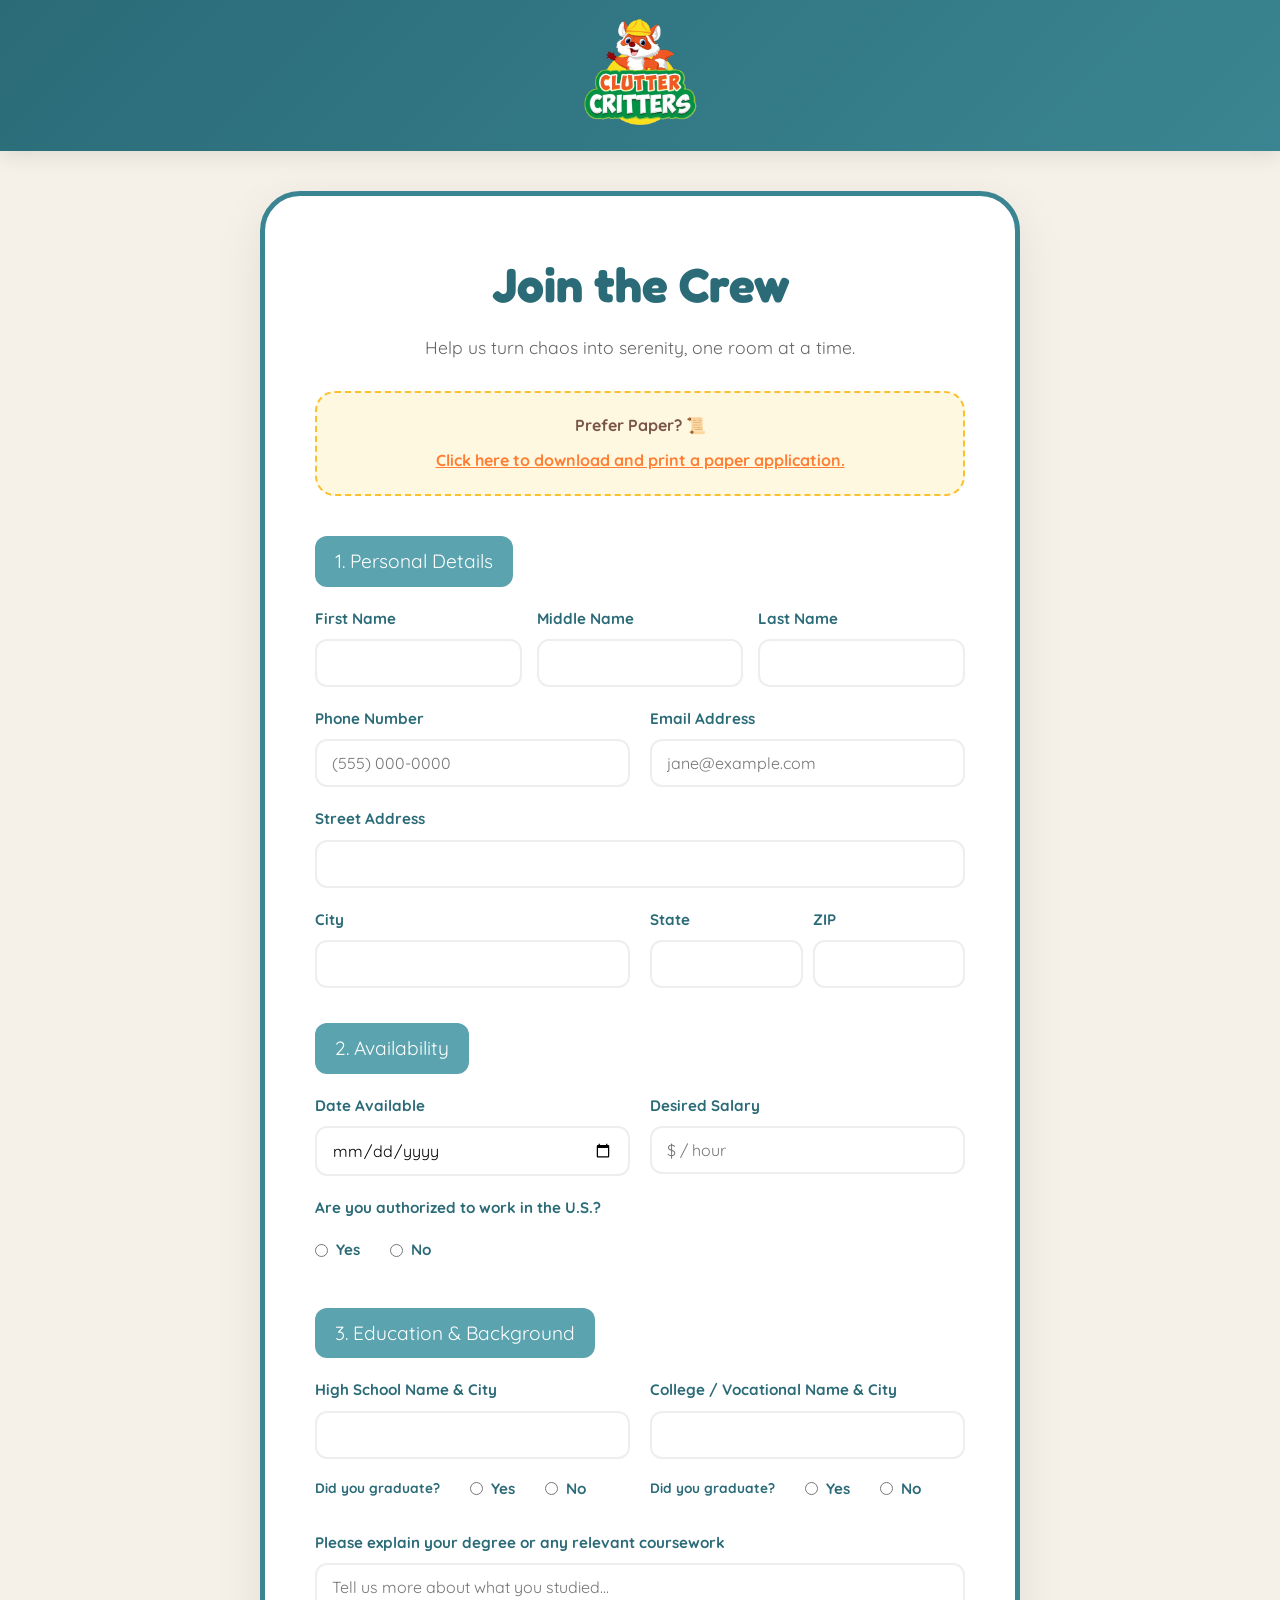
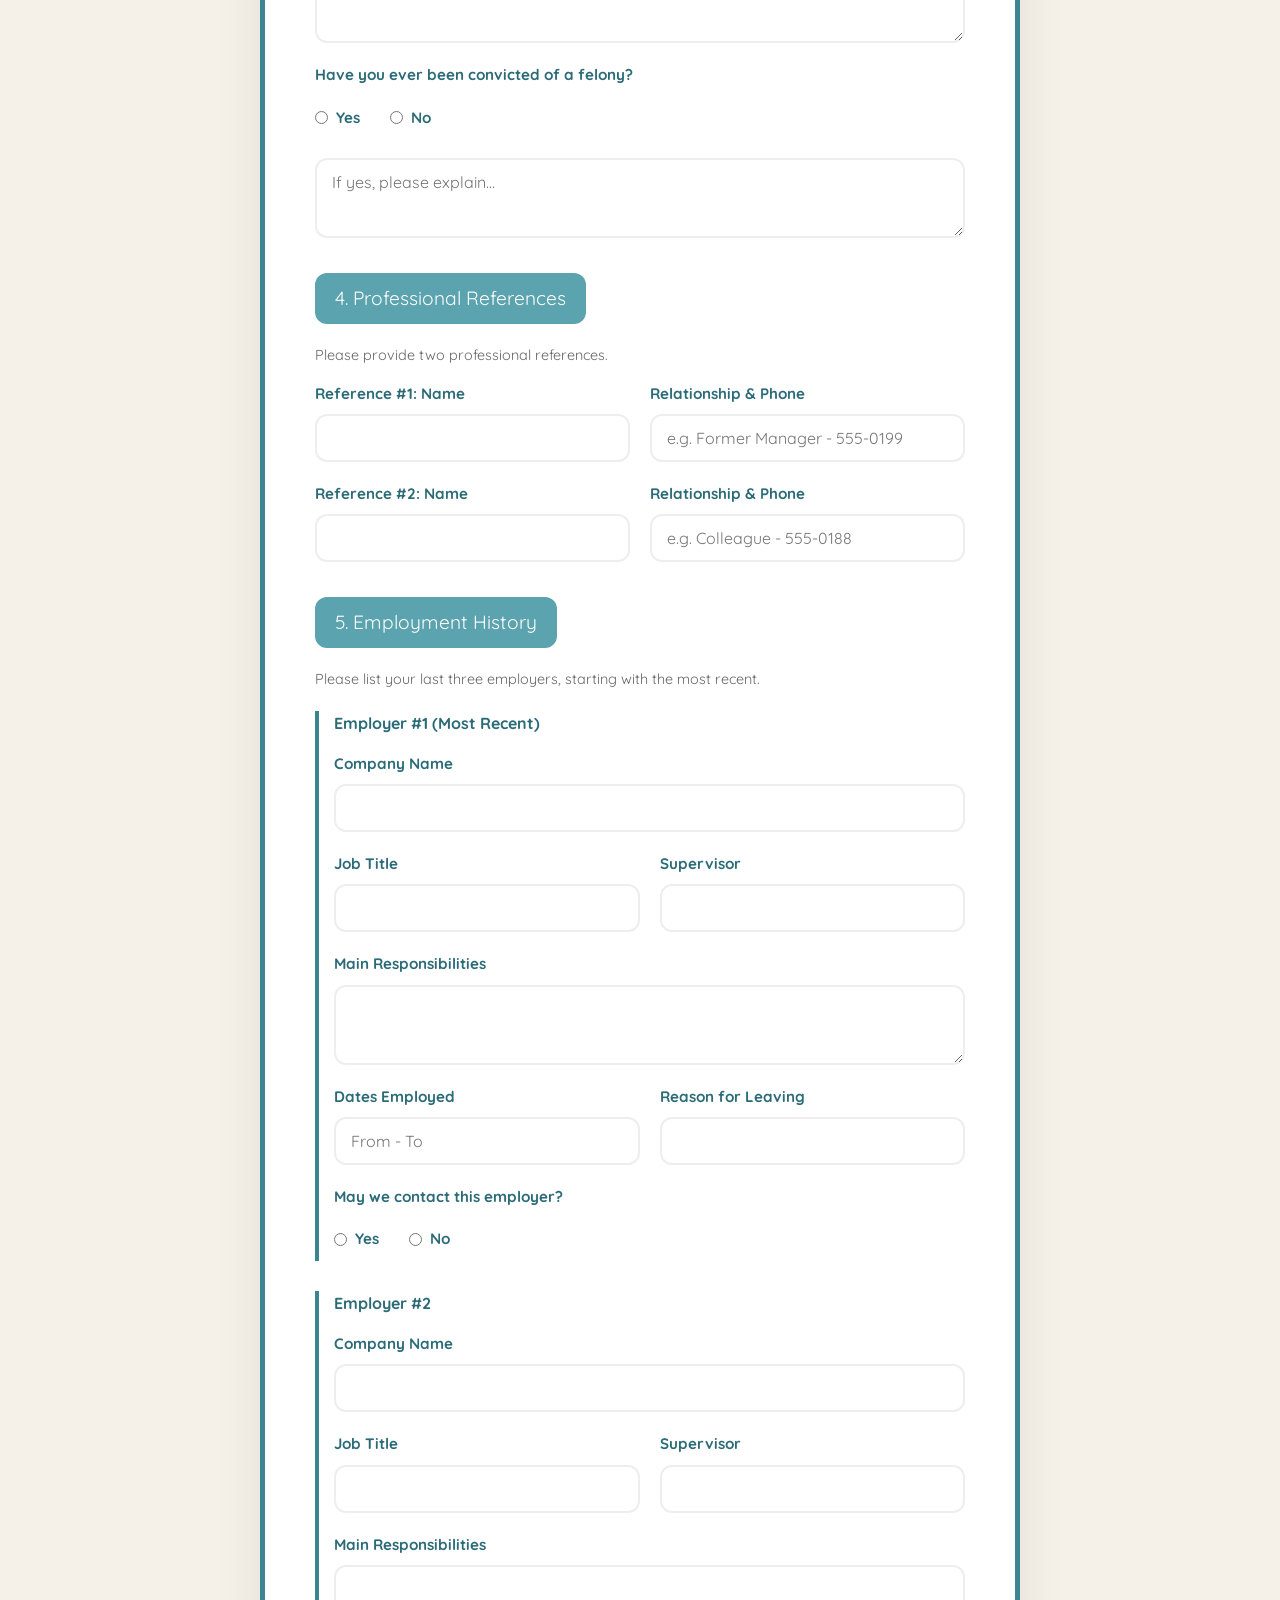
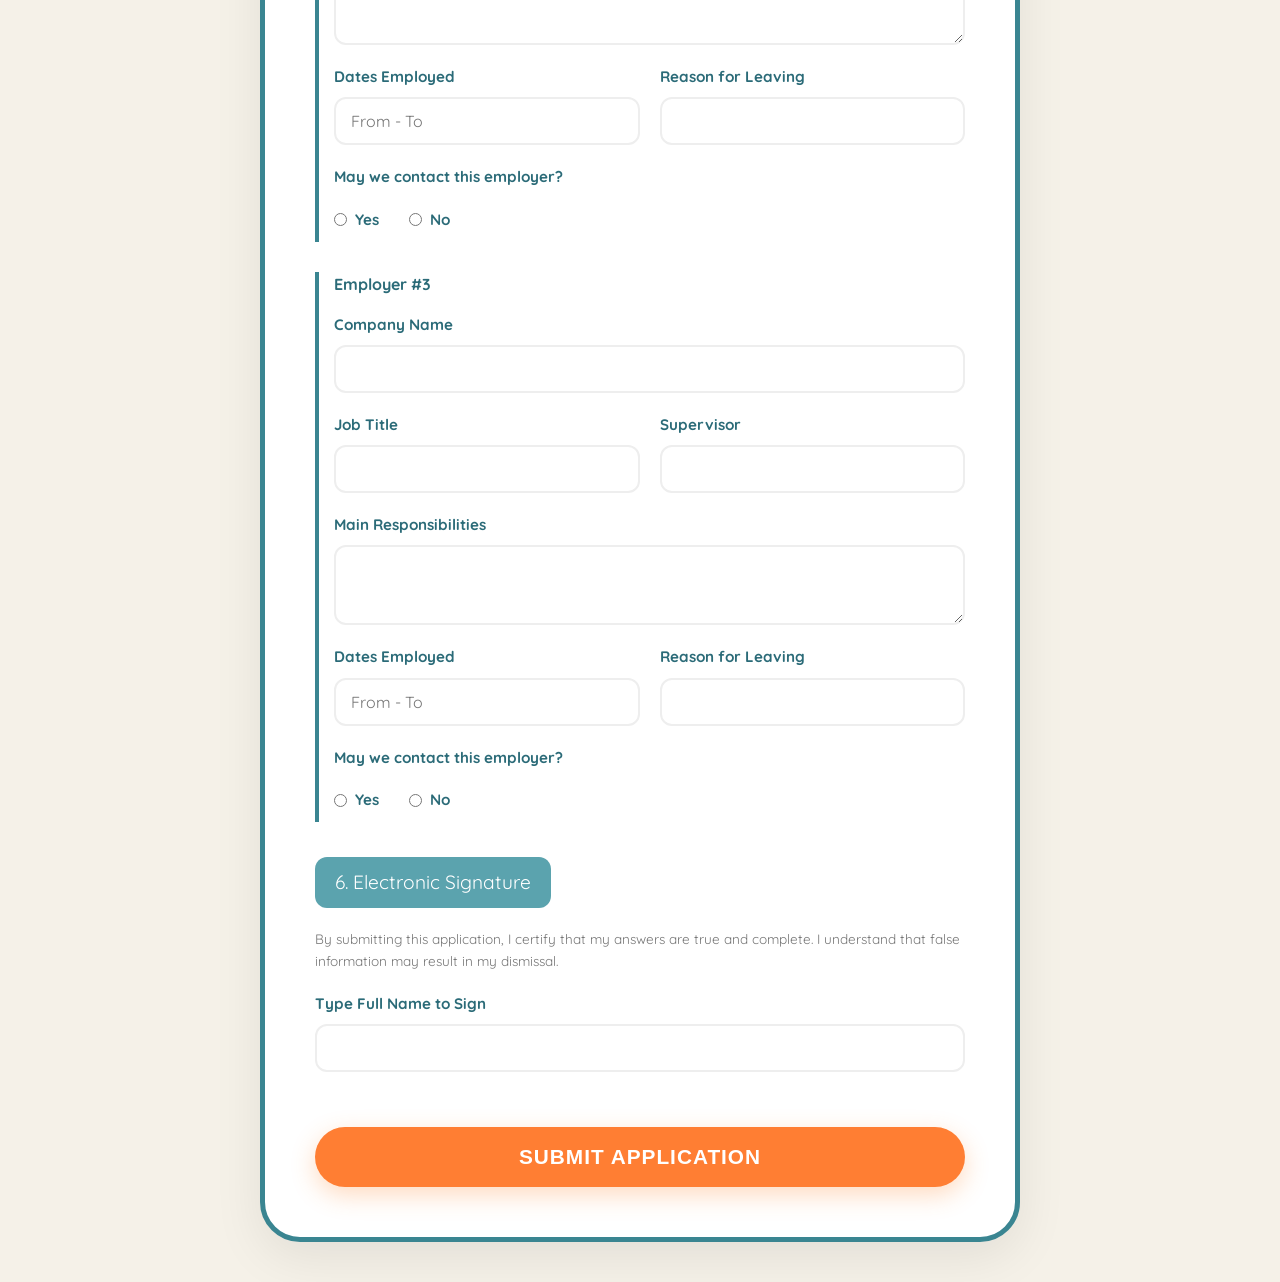
<file: apply.html>
<!DOCTYPE html>
<html lang="en">
<head>
    <meta charset="UTF-8">
    <meta name="viewport" content="width=device-width, initial-scale=1.0">
    <title>Apply - Clutter Critters Job Application</title>
    <link href="https://fonts.googleapis.com/css2?family=Fredoka:wght@400;600;700&family=Quicksand:wght@400;600;700&display=swap" rel="stylesheet">
    <style>
        :root {
            --teal-dark: #2B6B78;
            --teal-medium: #3A8591;
            --teal-light: #5BA3AE;
            --orange-bright: #FF7E33;
            --orange-light: #FFB366;
            --cream: #F5F1E8;
            --green-bright: #4CAF50;
        }

        * { margin: 0; padding: 0; box-sizing: border-box; }
        body { font-family: 'Quicksand', sans-serif; background: var(--cream); color: #333; line-height: 1.6; }
        h1, h2, h3 { font-family: 'Fredoka', sans-serif; color: var(--teal-dark); }

        header { background: linear-gradient(135deg, var(--teal-dark) 0%, var(--teal-medium) 100%); padding: 1rem 0; box-shadow: 0 4px 20px rgba(0,0,0,0.1); text-align: center; }
        .logo-img { width: 120px; height: auto; }

        .container { max-width: 800px; margin: 40px auto; padding: 0 20px; }
        
        .application-card {
            background: white;
            padding: 50px;
            border-radius: 40px;
            box-shadow: 0 15px 50px rgba(0,0,0,0.08);
            border: 5px solid var(--teal-medium);
        }

        .form-header { text-align: center; margin-bottom: 30px; }
        .form-header h1 { font-size: 3rem; margin-bottom: 10px; }
        .form-header p { font-size: 1.1rem; color: #666; }

        .paper-app-callout {
            background: #fff8e1;
            border: 2px dashed #fbc02d;
            padding: 20px;
            border-radius: 20px;
            text-align: center;
            margin-bottom: 40px;
        }
        .paper-app-callout p { font-weight: 700; color: #795548; margin-bottom: 10px; }
        .download-link { color: var(--orange-bright); font-weight: 800; text-decoration: underline; cursor: pointer; }

        .form-section { margin-bottom: 35px; }
        .section-title {
            background: var(--teal-light);
            color: white;
            padding: 10px 20px;
            border-radius: 12px;
            font-size: 1.2rem;
            margin-bottom: 20px;
            display: inline-block;
        }

        .form-grid {
            display: grid;
            grid-template-columns: repeat(2, 1fr);
            gap: 20px;
        }

        .full-width { grid-column: span 2; }

        .form-group { display: flex; flex-direction: column; gap: 8px; }
        .form-group label { font-weight: 700; color: var(--teal-dark); font-size: 0.95rem; }
        
        input, textarea, select {
            padding: 12px 15px;
            border: 2px solid #eee;
            border-radius: 12px;
            font-family: inherit;
            font-size: 1rem;
            transition: 0.3s;
            width: 100%;
        }

        input:focus, textarea:focus {
            outline: none;
            border-color: var(--orange-bright);
            background: #fffdfa;
        }

        .radio-group { display: flex; gap: 30px; padding: 10px 0; }
        .radio-item { display: flex; align-items: center; gap: 8px; cursor: pointer; }
        .radio-item input { width: auto; }

        .submit-btn {
            background: var(--orange-bright);
            color: white;
            border: none;
            padding: 18px;
            border-radius: 50px;
            font-weight: 800;
            font-size: 1.3rem;
            cursor: pointer;
            width: 100%;
            margin-top: 20px;
            transition: 0.3s;
            box-shadow: 0 8px 25px rgba(255,136,51,0.3);
            text-transform: uppercase;
            letter-spacing: 1px;
        }

        .submit-btn:hover {
            transform: translateY(-3px);
            box-shadow: 0 12px 35px rgba(255,136,51,0.4);
            filter: brightness(1.1);
        }

        .success-overlay {
            position: fixed;
            inset: 0;
            background: var(--teal-dark);
            color: white;
            display: none;
            flex-direction: column;
            justify-content: center;
            align-items: center;
            text-align: center;
            z-index: 1000;
        }

        .success-overlay h2 { color: white; font-size: 4rem; margin-bottom: 20px; }

        @media (max-width: 600px) {
            .form-grid { grid-template-columns: 1fr; }
            .full-width { grid-column: span 1; }
            .application-card { padding: 30px 20px; }
        }
    </style>
</head>
<body>

    <header>
        <a href="index.html"><img src="assets/logo.png" alt="Clutter Critters Logo" class="logo-img"></a>
    </header>

    <div class="container">
        <div class="application-card">
            <div class="form-header">
                <h1>Join the Crew</h1>
                <p>Help us turn chaos into serenity, one room at a time.</p>
            </div>

            <div class="paper-app-callout">
                <p>Prefer Paper? 📜</p>
                <a href="CC-Application-2026.pdf" target="_blank" class="download-link">Click here to download and print a paper application.</a>
            </div>

            <form id="applyForm" name="job-application" method="POST" data-netlify="true">
                <input type="hidden" name="form-name" value="job-application" />
                
                <!-- Section 1 -->
                <div class="form-section">
                    <span class="section-title">1. Personal Details</span>
                    <div class="form-grid">
                        <div class="form-group" style="grid-column: span 2; display: grid; grid-template-columns: 1fr 1fr 1fr; gap: 15px;">
                            <div class="form-group">
                                <label>First Name</label>
                                <input type="text" name="firstName">
                            </div>
                            <div class="form-group">
                                <label>Middle Name</label>
                                <input type="text" name="middleName">
                            </div>
                            <div class="form-group">
                                <label>Last Name</label>
                                <input type="text" name="lastName">
                            </div>
                        </div>
                        <div class="form-group">
                            <label>Phone Number</label>
                            <input type="tel" name="phone" placeholder="(555) 000-0000">
                        </div>
                        <div class="form-group">
                            <label>Email Address</label>
                            <input type="email" name="email" placeholder="jane@example.com">
                        </div>
                        <div class="form-group full-width">
                            <label>Street Address</label>
                            <input type="text" name="address">
                        </div>
                        <div class="form-group">
                            <label>City</label>
                            <input type="text" name="city">
                        </div>
                        <div class="form-group" style="display: grid; grid-template-columns: 1fr 1fr; gap: 10px;">
                            <div class="form-group">
                                <label>State</label>
                                <input type="text" name="state">
                            </div>
                            <div class="form-group">
                                <label>ZIP</label>
                                <input type="text" name="zip">
                            </div>
                        </div>
                    </div>
                </div>

                <!-- Section 2 -->
                <div class="form-section">
                    <span class="section-title">2. Availability</span>
                    <div class="form-grid">
                        <div class="form-group">
                            <label>Date Available</label>
                            <input type="date" name="dateAvailable">
                        </div>
                        <div class="form-group">
                            <label>Desired Salary</label>
                            <input type="text" name="salary" placeholder="$ / hour">
                        </div>
                        <div class="form-group full-width">
                            <label>Are you authorized to work in the U.S.?</label>
                            <div class="radio-group">
                                <label class="radio-item"><input type="radio" name="workAuth" value="Yes"> Yes</label>
                                <label class="radio-item"><input type="radio" name="workAuth" value="No"> No</label>
                            </div>
                        </div>
                    </div>
                </div>

                <!-- Section 3 -->
                <div class="form-section">
                    <span class="section-title">3. Education & Background</span>
                    <div class="form-grid">
                        <div class="form-group">
                            <label>High School Name & City</label>
                            <input type="text" name="highSchool">
                            <div class="radio-group">
                                <label style="font-size: 0.85rem;">Did you graduate?</label>
                                <label class="radio-item"><input type="radio" name="hsGrad" value="Yes"> Yes</label>
                                <label class="radio-item"><input type="radio" name="hsGrad" value="No"> No</label>
                            </div>
                        </div>
                        <div class="form-group">
                            <label>College / Vocational Name & City</label>
                            <input type="text" name="college">
                            <div class="radio-group">
                                <label style="font-size: 0.85rem;">Did you graduate?</label>
                                <label class="radio-item"><input type="radio" name="colGrad" value="Yes"> Yes</label>
                                <label class="radio-item"><input type="radio" name="colGrad" value="No"> No</label>
                            </div>
                        </div>
                        <div class="form-group full-width">
                            <label>Please explain your degree or any relevant coursework</label>
                            <textarea name="degreeExplain" placeholder="Tell us more about what you studied..." style="height: 80px;"></textarea>
                        </div>
                        <div class="form-group full-width">
                            <label>Have you ever been convicted of a felony?</label>
                            <div class="radio-group">
                                <label class="radio-item"><input type="radio" name="felony" value="Yes"> Yes</label>
                                <label class="radio-item"><input type="radio" name="felony" value="No"> No</label>
                            </div>
                            <textarea name="felonyExplain" placeholder="If yes, please explain..." style="margin-top: 10px; height: 80px;"></textarea>
                        </div>
                    </div>
                </div>

                <!-- Section 4 -->
                <div class="form-section">
                    <span class="section-title">4. Professional References</span>
                    <p style="font-size: 0.9rem; color: #666; margin-bottom: 15px;">Please provide two professional references.</p>
                    
                    <div class="form-grid">
                        <!-- Reference 1 -->
                        <div class="form-group">
                            <label>Reference #1: Name</label>
                            <input type="text" name="ref1Name">
                        </div>
                        <div class="form-group">
                            <label>Relationship & Phone</label>
                            <input type="text" name="ref1Contact" placeholder="e.g. Former Manager - 555-0199">
                        </div>
                        
                        <!-- Reference 2 -->
                        <div class="form-group">
                            <label>Reference #2: Name</label>
                            <input type="text" name="ref2Name">
                        </div>
                        <div class="form-group">
                            <label>Relationship & Phone</label>
                            <input type="text" name="ref2Contact" placeholder="e.g. Colleague - 555-0188">
                        </div>
                    </div>
                </div>

                <!-- Section 5 -->
                <div class="form-section">
                    <span class="section-title">5. Employment History</span>
                    <p style="font-size: 0.9rem; color: #666; margin-bottom: 20px;">Please list your last three employers, starting with the most recent.</p>

                    <!-- Employer #1 -->
                    <div style="border-left: 4px solid var(--teal-medium); padding-left: 15px; margin-bottom: 30px;">
                        <h4 style="margin-bottom: 15px; color: var(--teal-dark);">Employer #1 (Most Recent)</h4>
                        <div class="form-grid">
                            <div class="form-group full-width">
                                <label>Company Name</label>
                                <input type="text" name="company1">
                            </div>
                            <div class="form-group">
                                <label>Job Title</label>
                                <input type="text" name="jobTitle1">
                            </div>
                            <div class="form-group">
                                <label>Supervisor</label>
                                <input type="text" name="supervisor1">
                            </div>
                            <div class="form-group full-width">
                                <label>Main Responsibilities</label>
                                <textarea name="responsibilities1" style="height: 80px;"></textarea>
                            </div>
                            <div class="form-group">
                                <label>Dates Employed</label>
                                <input type="text" name="dates1" placeholder="From - To">
                            </div>
                            <div class="form-group">
                                <label>Reason for Leaving</label>
                                <input type="text" name="leaving1">
                            </div>
                            <div class="form-group full-width">
                                <label>May we contact this employer?</label>
                                <div class="radio-group">
                                    <label class="radio-item"><input type="radio" name="contact1" value="Yes"> Yes</label>
                                    <label class="radio-item"><input type="radio" name="contact1" value="No"> No</label>
                                </div>
                            </div>
                        </div>
                    </div>

                    <!-- Employer #2 -->
                    <div style="border-left: 4px solid var(--teal-medium); padding-left: 15px; margin-bottom: 30px;">
                        <h4 style="margin-bottom: 15px; color: var(--teal-dark);">Employer #2</h4>
                        <div class="form-grid">
                            <div class="form-group full-width">
                                <label>Company Name</label>
                                <input type="text" name="company2">
                            </div>
                            <div class="form-group">
                                <label>Job Title</label>
                                <input type="text" name="jobTitle2">
                            </div>
                            <div class="form-group">
                                <label>Supervisor</label>
                                <input type="text" name="supervisor2">
                            </div>
                            <div class="form-group full-width">
                                <label>Main Responsibilities</label>
                                <textarea name="responsibilities2" style="height: 80px;"></textarea>
                            </div>
                            <div class="form-group">
                                <label>Dates Employed</label>
                                <input type="text" name="dates2" placeholder="From - To">
                            </div>
                            <div class="form-group">
                                <label>Reason for Leaving</label>
                                <input type="text" name="leaving2">
                            </div>
                            <div class="form-group full-width">
                                <label>May we contact this employer?</label>
                                <div class="radio-group">
                                    <label class="radio-item"><input type="radio" name="contact2" value="Yes"> Yes</label>
                                    <label class="radio-item"><input type="radio" name="contact2" value="No"> No</label>
                                </div>
                            </div>
                        </div>
                    </div>

                    <!-- Employer #3 -->
                    <div style="border-left: 4px solid var(--teal-medium); padding-left: 15px; margin-bottom: 30px;">
                        <h4 style="margin-bottom: 15px; color: var(--teal-dark);">Employer #3</h4>
                        <div class="form-grid">
                            <div class="form-group full-width">
                                <label>Company Name</label>
                                <input type="text" name="company3">
                            </div>
                            <div class="form-group">
                                <label>Job Title</label>
                                <input type="text" name="jobTitle3">
                            </div>
                            <div class="form-group">
                                <label>Supervisor</label>
                                <input type="text" name="supervisor3">
                            </div>
                            <div class="form-group full-width">
                                <label>Main Responsibilities</label>
                                <textarea name="responsibilities3" style="height: 80px;"></textarea>
                            </div>
                            <div class="form-group">
                                <label>Dates Employed</label>
                                <input type="text" name="dates3" placeholder="From - To">
                            </div>
                            <div class="form-group">
                                <label>Reason for Leaving</label>
                                <input type="text" name="leaving3">
                            </div>
                            <div class="form-group full-width">
                                <label>May we contact this employer?</label>
                                <div class="radio-group">
                                    <label class="radio-item"><input type="radio" name="contact3" value="Yes"> Yes</label>
                                    <label class="radio-item"><input type="radio" name="contact3" value="No"> No</label>
                                </div>
                            </div>
                        </div>
                    </div>
                </div>

                <!-- Section 6 -->
                <div class="form-section">
                    <span class="section-title">6. Electronic Signature</span>
                    <p style="font-size: 0.85rem; margin-bottom: 20px; color: #777;">By submitting this application, I certify that my answers are true and complete. I understand that false information may result in my dismissal.</p>
                    <div class="form-group">
                        <label>Type Full Name to Sign</label>
                        <input type="text" name="eSignature">
                    </div>
                </div>

                <button type="submit" class="submit-btn">Submit Application</button>
            </form>
        </div>
    </div>

    <div id="successOverlay" class="success-overlay">
        <h2>✨ Application Sent!</h2>
        <p>Thank you for applying. We will review your application and get back to you soon.</p>
        <a href="index.html" class="submit-btn" style="max-width: 300px; text-decoration: none;">Return Home</a>
    </div>

    <script>
        document.getElementById('applyForm').addEventListener('submit', function(e) {
            e.preventDefault();
            const form = e.target;
            const formData = new FormData(form);
            
            fetch("/", {
                method: "POST",
                headers: { "Content-Type": "application/x-www-form-urlencoded" },
                body: new URLSearchParams(formData).toString(),
            })
            .then(() => {
                document.getElementById('successOverlay').style.display = 'flex';
                window.scrollTo(0, 0);
            })
            .catch((error) => {
                alert("Oops! There was an error. Please try again.");
            });
        });
    </script>

</body>
</html>
</file>
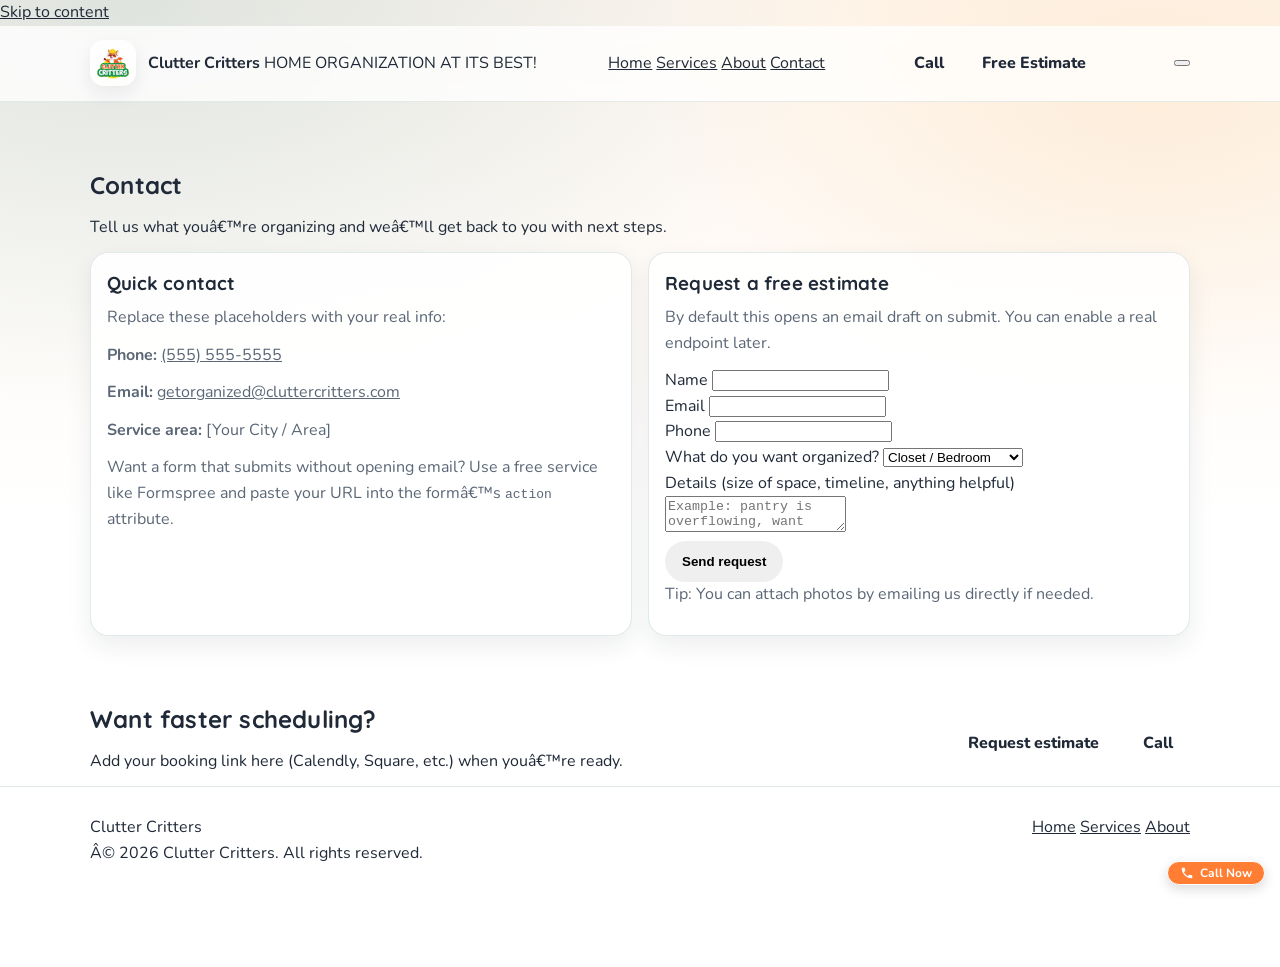
<file: contact.html>
<!doctype html>
<html lang="en">
<head>
  <meta charset="utf-8" />
  <meta name="viewport" content="width=device-width,initial-scale=1" />
  <title>Contact | Clutter Critters</title>
  <meta name="description" content="Contact Clutter Critters for a free estimate." />
  <link rel="icon" href="assets/logo.png" />
  <link rel="preconnect" href="https://fonts.googleapis.com">
<link rel="preconnect" href="https://fonts.gstatic.com" crossorigin>
<link href="https://fonts.googleapis.com/css2?family=Nunito:wght@400;600;800&family=Quicksand:wght@600;700&display=swap" rel="stylesheet">
<meta name="theme-color" content="#1b6b7a">
<link rel="stylesheet" href="styles.css" />
<style>
  @media (max-width: 600px) {
    .card a {
      word-wrap: normal;
      overflow-wrap: normal;
      display: block;
      font-size: 0.85rem;
      white-space: nowrap;
    }
  }
</style>
</head>
<body>
  <a class="skip-link" href="#main">Skip to content</a>

  <header class="site-header">
    <div class="container header-inner">
      <a class="brand" href="index.html">
        <img class="brand-logo" src="assets/logo.png" alt="Clutter Critters logo" />
        <div class="brand-title">
          <strong>Clutter Critters</strong>
          <span>HOME ORGANIZATION AT ITS BEST!</span>
        </div>
      </a>

      <nav class="site-nav" data-nav aria-label="Primary">
        <a href="index.html">Home</a>
        <a href="services.html">Services</a>
        <a href="about.html">About</a>
        <a class="active" href="contact.html">Contact</a>
      </nav>

      <div class="header-cta">
        <a class="btn" href="tel:+1-555-555-5555">Call</a>
        <a class="btn primary" href="#form">Free Estimate</a>
      </div>

      <button class="nav-toggle" type="button" data-burger aria-label="Open menu" aria-expanded="false">
        <span></span><span></span><span></span>
      </button>
    </div>
  </header>

  <main id="main">
    <section class="section">
      <div class="container">
        <h2>Contact</h2>
        <p class="lead">Tell us what youâ€™re organizing and weâ€™ll get back to you with next steps.</p>

        <div class="grid cols-2">
          <div class="card">
            <h3>Quick contact</h3>
            <p class="small">Replace these placeholders with your real info:</p>
            <div class="hr"></div>
            <p><strong>Phone:</strong> <a href="tel:+1-555-555-5555">(555) 555-5555</a></p>
            <p><strong>Email:</strong> <a href="mailto:getorganized@cluttercritters.com">getorganized@cluttercritters.com</a></p>
            <p><strong>Service area:</strong> <span>[Your City / Area]</span></p>
            <div class="hr"></div>
            <p class="small">
              Want a form that submits without opening email?
              Use a free service like Formspree and paste your URL into the formâ€™s <code>action</code> attribute.
            </p>
          </div>

          <div class="card" id="form">
            <h3>Request a free estimate</h3>
            <p class="small">By default this opens an email draft on submit. You can enable a real endpoint later.</p>
            <div class="hr"></div>

            <!--
              OPTION A (default): mailto fallback (no server needed)
              OPTION B: Replace action with Formspree (or similar) URL, e.g. https://formspree.io/f/xxxxxxx
            -->
            <form data-mailto-form data-to="getorganized@cluttercritters.com" action="REPLACE_ME_WITH_FORM_ENDPOINT" method="POST">
              <div class="form-row">
                <div>
                  <label for="name">Name</label>
                  <input id="name" name="name" autocomplete="name" required />
                </div>
                <div>
                  <label for="email">Email</label>
                  <input id="email" name="email" type="email" autocomplete="email" required />
                </div>
              </div>

              <div class="form-row">
                <div>
                  <label for="phone">Phone</label>
                  <input id="phone" name="phone" autocomplete="tel" />
                </div>
                <div>
                  <label for="service">What do you want organized?</label>
                  <select id="service" name="service">
                    <option>Closet / Bedroom</option>
                    <option>Kitchen / Pantry</option>
                    <option>Garage / Storage</option>
                    <option>Home office / Paper</option>
                    <option>Moving / Unpacking</option>
                    <option>Other</option>
                  </select>
                </div>
              </div>

              <div>
                <label for="message">Details (size of space, timeline, anything helpful)</label>
                <textarea id="message" name="message" placeholder="Example: pantry is overflowing, want zones + containers. Available weekends."></textarea>
              </div>

              <button class="btn primary" type="submit">Send request</button>
              <p class="small">Tip: You can attach photos by emailing us directly if needed.</p>
            </form>
          </div>
        </div>
      </div>
    </section>

    <section class="cta">
      <div class="container cta-inner">
        <div>
          <h2>Want faster scheduling?</h2>
          <p>Add your booking link here (Calendly, Square, etc.) when youâ€™re ready.</p>
        </div>
        <div style="display:flex; gap:10px; flex-wrap:wrap">
          <a class="btn primary" href="#form">Request estimate</a>
          <a class="btn" href="tel:+1-555-555-5555">Call</a>
        </div>
      </div>
    </section>
  </main>

  <footer class="site-footer">
    <div class="container footer-inner">
      <div>
        <div class="kicker"><span class="dot"></span> Clutter Critters</div>
        <div class="small">Â© <span id="y"></span> Clutter Critters. All rights reserved.</div>
      </div>
      <div class="footer-links" aria-label="Footer links">
        <a href="index.html">Home</a>
        <a href="services.html">Services</a>
        <a href="about.html">About</a>
      </div>
    </div>
  </footer>

  <script src="script.js"></script>
  <script>document.getElementById('y').textContent = new Date().getFullYear();</script>

  <!-- Floating Contact Button -->
  <div class="floating-contact">
      <a href="tel:805-390-1457">
          <svg viewBox="0 0 24 24" xmlns="http://www.w3.org/2000/svg">
              <path d="M20 15.5c-1.25 0-2.45-.2-3.57-.57a1.02 1.02 0 00-1.02.24l-2.2 2.2a15.045 15.045 0 01-6.59-6.59l2.2-2.21a.96.96 0 00.25-1.02A11.36 11.36 0 018.5 4c0-.55-.45-1-1-1H4c-.55 0-1 .45-1 1 0 9.39 7.61 17 17 17 .55 0 1-.45 1-1v-3.5c0-.55-.45-1-1-1z"/>
          </svg>
          Call Now
      </a>
  </div>
</body>
</html>
</file>
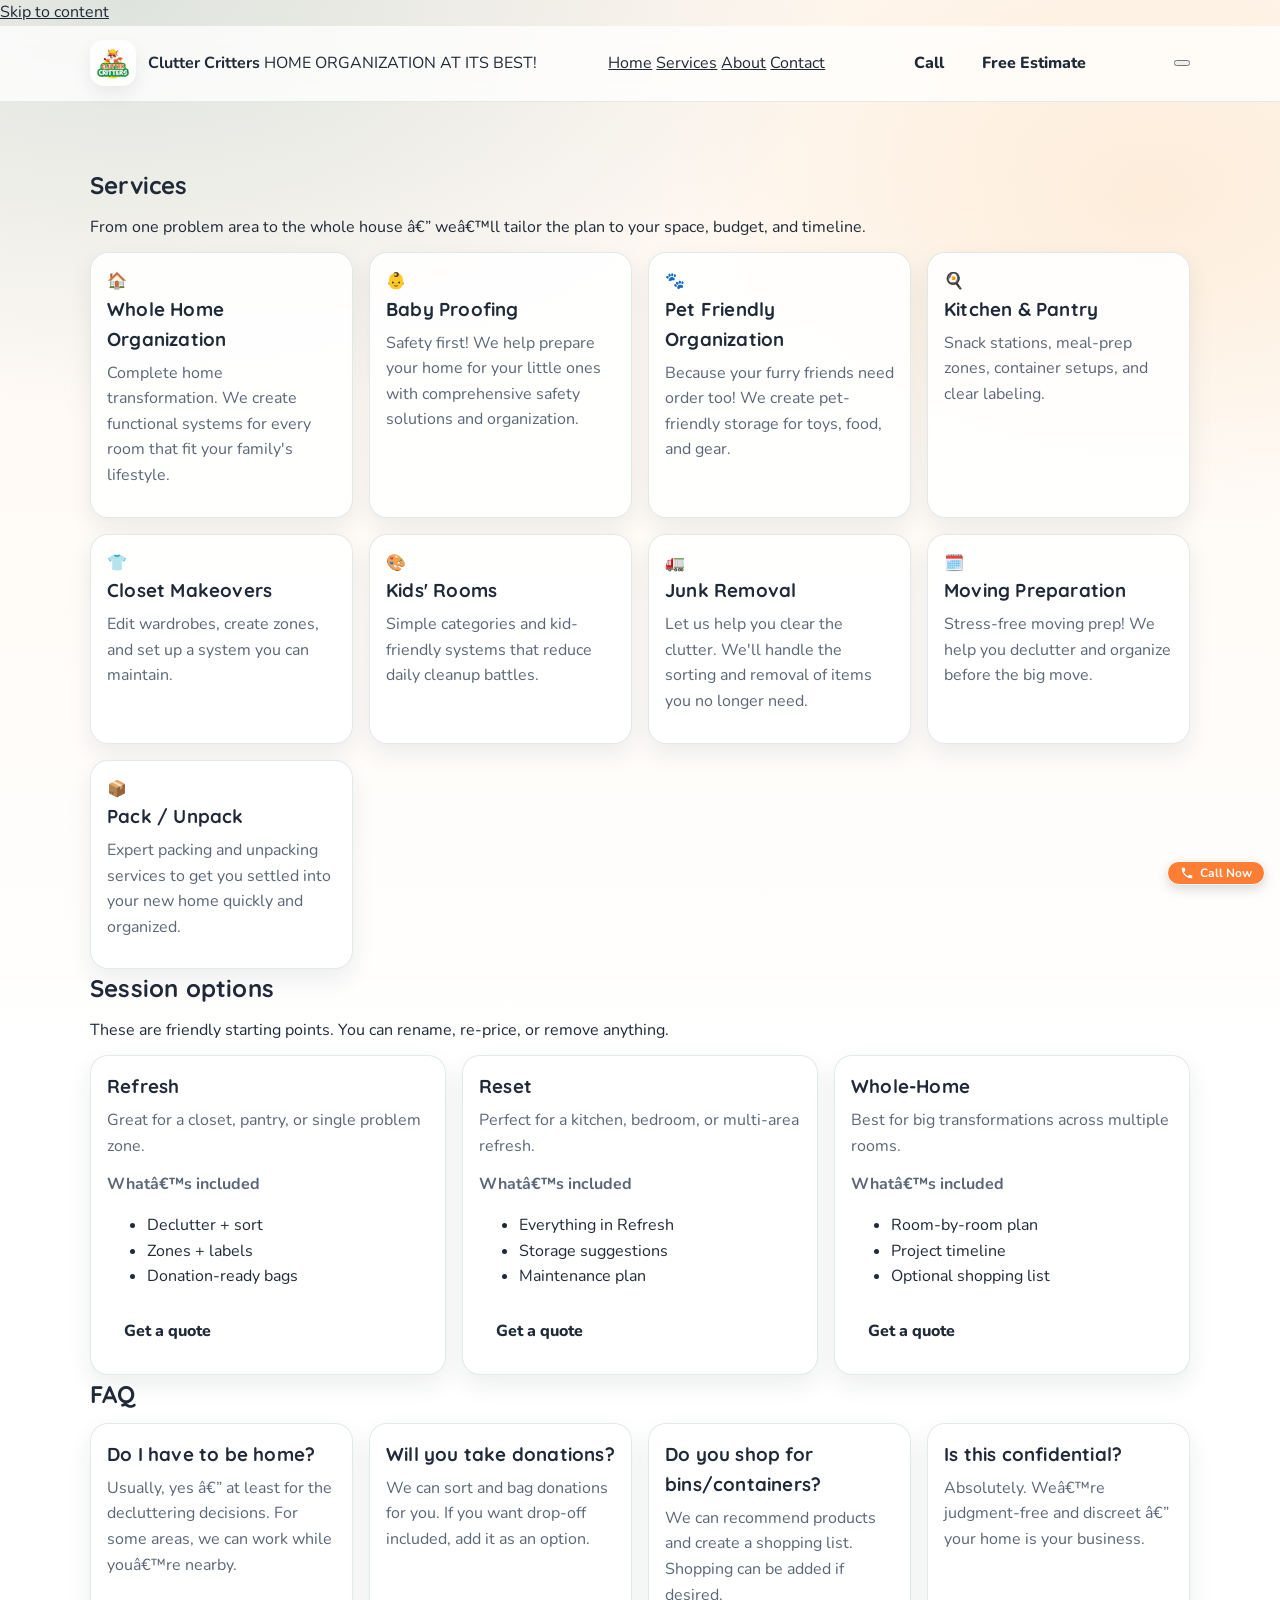
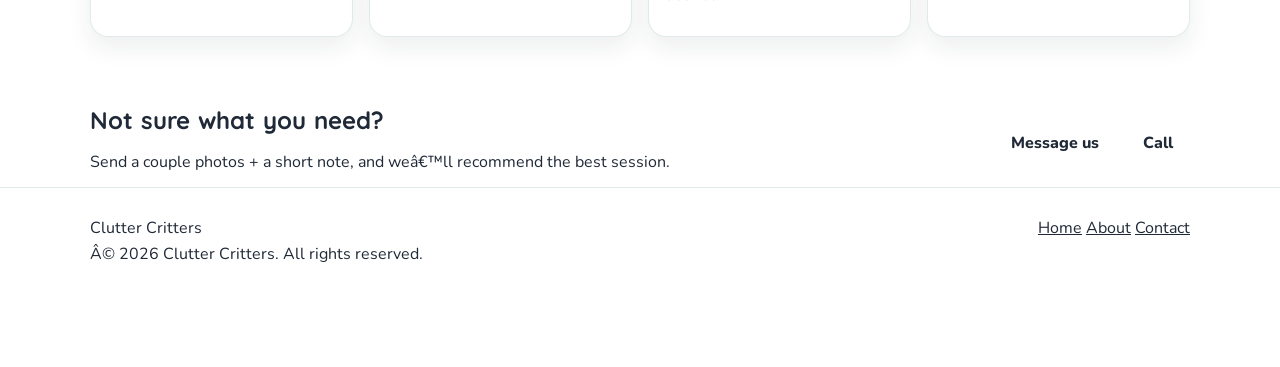
<file: services.html>
<!doctype html>
<html lang="en">
<head>
  <meta charset="utf-8" />
  <meta name="viewport" content="width=device-width,initial-scale=1" />
  <title>Services | Clutter Critters</title>
  <meta name="description" content="Organizing services for closets, kitchens, garages, offices, moving, and more." />
  <link rel="icon" href="assets/logo.png" />
  <link rel="preconnect" href="https://fonts.googleapis.com">
<link rel="preconnect" href="https://fonts.gstatic.com" crossorigin>
<link href="https://fonts.googleapis.com/css2?family=Nunito:wght@400;600;800&family=Quicksand:wght@600;700&display=swap" rel="stylesheet">
<meta name="theme-color" content="#1b6b7a">
<link rel="stylesheet" href="styles.css" />
</head>
<body>
  <a class="skip-link" href="#main">Skip to content</a>

  <header class="site-header">
    <div class="container header-inner">
      <a class="brand" href="index.html">
        <img class="brand-logo" src="assets/logo.png" alt="Clutter Critters logo" />
        <div class="brand-title">
          <strong>Clutter Critters</strong>
          <span>HOME ORGANIZATION AT ITS BEST!</span>
        </div>
      </a>

      <nav class="site-nav" data-nav aria-label="Primary">
        <a href="index.html">Home</a>
        <a class="active" href="services.html">Services</a>
        <a href="about.html">About</a>
        <a href="contact.html">Contact</a>
      </nav>

      <div class="header-cta">
        <a class="btn" href="tel:+1-555-555-5555">Call</a>
        <a class="btn primary" href="contact.html">Free Estimate</a>
      </div>

      <button class="nav-toggle" type="button" data-burger aria-label="Open menu" aria-expanded="false">
        <span></span><span></span><span></span>
      </button>
    </div>
  </header>

  <main id="main">
    <section class="section">
      <div class="container">
        <h2>Services</h2>
        <p class="lead">From one problem area to the whole house â€” weâ€™ll tailor the plan to your space, budget, and timeline.</p>

        <div class="grid cols-3">
          <div class="card">
            <div class="icon" aria-hidden="true">🏠</div>
            <h3>Whole Home Organization</h3>
            <p>Complete home transformation. We create functional systems for every room that fit your family's lifestyle.</p>
          </div>
          <div class="card">
            <div class="icon" aria-hidden="true">👶</div>
            <h3>Baby Proofing</h3>
            <p>Safety first! We help prepare your home for your little ones with comprehensive safety solutions and organization.</p>
          </div>
          <div class="card">
            <div class="icon" aria-hidden="true">🐾</div>
            <h3>Pet Friendly Organization</h3>
            <p>Because your furry friends need order too! We create pet-friendly storage for toys, food, and gear.</p>
          </div>
          <div class="card">
            <div class="icon" aria-hidden="true">🍳</div>
            <h3>Kitchen &amp; Pantry</h3>
            <p>Snack stations, meal-prep zones, container setups, and clear labeling.</p>
          </div>
          <div class="card">
            <div class="icon" aria-hidden="true">👕</div>
            <h3>Closet Makeovers</h3>
            <p>Edit wardrobes, create zones, and set up a system you can maintain.</p>
          </div>
          <div class="card">
            <div class="icon" aria-hidden="true">🎨</div>
            <h3>Kids' Rooms</h3>
            <p>Simple categories and kid-friendly systems that reduce daily cleanup battles.</p>
          </div>
          <div class="card">
            <div class="icon" aria-hidden="true">🚛</div>
            <h3>Junk Removal</h3>
            <p>Let us help you clear the clutter. We'll handle the sorting and removal of items you no longer need.</p>
          </div>
          <div class="card">
            <div class="icon" aria-hidden="true">🗓️</div>
            <h3>Moving Preparation</h3>
            <p>Stress-free moving prep! We help you declutter and organize before the big move.</p>
          </div>
          <div class="card">
            <div class="icon" aria-hidden="true">📦</div>
            <h3>Pack / Unpack</h3>
            <p>Expert packing and unpacking services to get you settled into your new home quickly and organized.</p>
          </div>
        </div>

        <div class="hr"></div>

        <h2>Session options</h2>
        <p class="lead">These are friendly starting points. You can rename, re-price, or remove anything.</p>

        <div class="grid cols-3">
          <div class="card">
            <h3>Refresh</h3>
            <p class="small">Great for a closet, pantry, or single problem zone.</p>
            <div class="hr"></div>
            <p><strong>Whatâ€™s included</strong></p>
            <ul>
              <li>Declutter + sort</li>
              <li>Zones + labels</li>
              <li>Donation-ready bags</li>
            </ul>
            <div class="mtop-14"><a class="btn primary" href="contact.html">Get a quote</a></div>
          </div>
          <div class="card">
            <h3>Reset</h3>
            <p class="small">Perfect for a kitchen, bedroom, or multi-area refresh.</p>
            <div class="hr"></div>
            <p><strong>Whatâ€™s included</strong></p>
            <ul>
              <li>Everything in Refresh</li>
              <li>Storage suggestions</li>
              <li>Maintenance plan</li>
            </ul>
            <div class="mtop-14"><a class="btn primary" href="contact.html">Get a quote</a></div>
          </div>
          <div class="card">
            <h3>Whole-Home</h3>
            <p class="small">Best for big transformations across multiple rooms.</p>
            <div class="hr"></div>
            <p><strong>Whatâ€™s included</strong></p>
            <ul>
              <li>Room-by-room plan</li>
              <li>Project timeline</li>
              <li>Optional shopping list</li>
            </ul>
            <div class="mtop-14"><a class="btn primary" href="contact.html">Get a quote</a></div>
          </div>
        </div>

        <div class="hr"></div>

        <h2>FAQ</h2>
        <div class="grid cols-2">
          <div class="card">
            <h3>Do I have to be home?</h3>
            <p>Usually, yes â€” at least for the decluttering decisions. For some areas, we can work while youâ€™re nearby.</p>
          </div>
          <div class="card">
            <h3>Will you take donations?</h3>
            <p>We can sort and bag donations for you. If you want drop-off included, add it as an option.</p>
          </div>
          <div class="card">
            <h3>Do you shop for bins/containers?</h3>
            <p>We can recommend products and create a shopping list. Shopping can be added if desired.</p>
          </div>
          <div class="card">
            <h3>Is this confidential?</h3>
            <p>Absolutely. Weâ€™re judgment-free and discreet â€” your home is your business.</p>
          </div>
        </div>
      </div>
    </section>

    <section class="cta">
      <div class="container cta-inner">
        <div>
          <h2>Not sure what you need?</h2>
          <p>Send a couple photos + a short note, and weâ€™ll recommend the best session.</p>
        </div>
        <div style="display:flex; gap:10px; flex-wrap:wrap">
          <a class="btn primary" href="contact.html">Message us</a>
          <a class="btn" href="tel:+1-555-555-5555">Call</a>
        </div>
      </div>
    </section>
  </main>

  <footer class="site-footer">
    <div class="container footer-inner">
      <div>
        <div class="kicker"><span class="dot"></span> Clutter Critters</div>
        <div class="small">Â© <span id="y"></span> Clutter Critters. All rights reserved.</div>
      </div>
      <div class="footer-links" aria-label="Footer links">
        <a href="index.html">Home</a>
        <a href="about.html">About</a>
        <a href="contact.html">Contact</a>
      </div>
    </div>
  </footer>

  <script src="script.js"></script>
  <script>document.getElementById('y').textContent = new Date().getFullYear();</script>

  <!-- Floating Contact Button -->
  <div class="floating-contact">
      <a href="tel:805-390-1457">
          <svg viewBox="0 0 24 24" xmlns="http://www.w3.org/2000/svg">
              <path d="M20 15.5c-1.25 0-2.45-.2-3.57-.57a1.02 1.02 0 00-1.02.24l-2.2 2.2a15.045 15.045 0 01-6.59-6.59l2.2-2.21a.96.96 0 00.25-1.02A11.36 11.36 0 018.5 4c0-.55-.45-1-1-1H4c-.55 0-1 .45-1 1 0 9.39 7.61 17 17 17 .55 0 1-.45 1-1v-3.5c0-.55-.45-1-1-1z"/>
          </svg>
          Call Now
      </a>
  </div>
</body>
</html>
</file>
<file: styles.css>
:root{
  /* Brand-inspired palette (softened) */
  --teal-900:#0f4c57;
  --teal-700:#1b6b7a;
  --teal-200:#cfeef0;

  --cream:#fff7ef;
  --cream-2:#fff1e6;

  --peach:#FF7E33;   /* primary CTA */
  --peach-2:#E66B2A; /* hover */
  --gold:#FFB366;    /* accent (matches your logo orange light) */

  --ink:#1f2937;
  --muted:#5b6776;
  --line:rgba(15, 76, 87, .14);

  --radius:18px;
  --shadow:0 14px 36px rgba(31,41,55,.10);
  --shadow-soft:0 10px 24px rgba(31,41,55,.08);

  --container:1100px;
}

*{box-sizing:border-box}
html,body{margin:0;padding:0}
body{
  font-family:"Nunito", system-ui, -apple-system, Segoe UI, Roboto, Arial, sans-serif;
  color:var(--ink);
  background:
    radial-gradient(1200px 700px at 10% 0%, rgba(27,107,122,.14), transparent 60%),
    radial-gradient(900px 600px at 90% 10%, rgba(244,176,94,.16), transparent 55%),
    linear-gradient(180deg, var(--cream), #ffffff 55%);
  line-height:1.6;
}

h1,h2,h3,h4{
  font-family:"Quicksand", "Nunito", system-ui, sans-serif;
  letter-spacing:.2px;
  margin:0 0 10px;
}
p{margin:0 0 12px}
a{color:inherit}
img{max-width:100%;display:block}

.container{
  width:min(var(--container), calc(100% - 40px));
  margin:0 auto;
}

.skip{
  position:absolute; left:-999px; top:auto;
  width:1px; height:1px; overflow:hidden;
}
.skip:focus{
  left:12px; top:12px; width:auto; height:auto;
  padding:10px 12px; border-radius:12px;
  background:#fff; box-shadow:var(--shadow-soft);
  z-index:9999;
}

/* Header */
.site-header{
  position:sticky; top:0; z-index:50;
  background:rgba(255,255,255,.78);
  backdrop-filter:saturate(140%) blur(10px);
  border-bottom:1px solid rgba(15,76,87,.10);
}
.header-inner{
  display:flex; align-items:center; justify-content:space-between;
  padding:12px 0;
  gap:14px;
}
.brand{
  display:flex; align-items:center; gap:12px;
  text-decoration:none;
}
.brand-logo{
  width:46px; height:46px; object-fit:contain;
  border-radius:14px;
  background:rgba(255,255,255,.7);
  padding:6px;
  box-shadow:0 8px 18px rgba(31,41,55,.08);
}
.brand-text{display:flex; flex-direction:column}
.brand-name{font-weight:700}
.brand-tag{font-size:.92rem; color:var(--muted)}

.nav{display:flex; align-items:center; gap:10px;}
.nav-link{
  text-decoration:none;
  padding:10px 12px;
  border-radius:999px;
  color:var(--ink);
  transition:transform .12s ease, background .12s ease;
}
.nav-link:hover{background:rgba(27,107,122,.10)}
.nav-link.active{background:rgba(244,176,94,.18)}
.nav-cta{
  background:linear-gradient(180deg, rgba(255,138,107,.95), rgba(255,111,74,.95));
  color:#fff;
  box-shadow:0 10px 24px rgba(255,111,74,.22);
}
.nav-cta:hover{transform:translateY(-1px)}

.burger{
  display:none;
  width:44px; height:44px;
  border:1px solid rgba(15,76,87,.18);
  background:rgba(255,255,255,.8);
  border-radius:14px;
  box-shadow:0 8px 18px rgba(31,41,55,.06);
}
.burger span{
  display:block; height:2px; margin:6px 10px;
  background:rgba(31,41,55,.65);
  border-radius:999px;
}

/* Hero */
.hero{
  position:relative;
  min-height:520px;
  display:flex;
  align-items:center;
  overflow:hidden;
}
.hero::before{
  content:"";
  position:absolute; inset:0;
  background-image:var(--hero-image);
  background-size:cover;
  background-position:center;
  transform:scale(1.03);
  filter:saturate(1.05) contrast(1.02);
  z-index:0;
}
.hero-overlay{
  position:absolute; inset:0;
  background:
    radial-gradient(900px 600px at 20% 20%, rgba(255,247,239,.68), transparent 55%),
    radial-gradient(700px 500px at 80% 10%, rgba(255,241,230,.62), transparent 50%),
    linear-gradient(90deg, rgba(15,76,87,.35), rgba(15,76,87,.10));
  z-index:1;
}
.hero-inner{position:relative; z-index:2; padding:56px 0;}
.hero-card{
  width:min(560px, 100%);
  background:rgba(255,255,255,.86);
  border:1px solid rgba(15,76,87,.14);
  border-radius:24px;
  box-shadow:var(--shadow);
  padding:22px 22px 18px;
}
.hero-card h1{
  font-size: clamp(2rem, 3.8vw, 3.05rem);
  line-height:1.12;
}
.hero-card p{color:var(--muted); font-size:1.08rem}
.hero-actions{display:flex; gap:12px; flex-wrap:wrap; margin-top:14px}

.hero-badges{
  display:flex; gap:10px; flex-wrap:wrap;
  margin-top:14px;
}
.badge{
  padding:8px 12px;
  border-radius:999px;
  background:rgba(27,107,122,.10);
  border:1px solid rgba(27,107,122,.14);
  color:rgba(31,41,55,.85);
  font-size:.92rem;
}

/* Buttons */
.btn{
  display:inline-flex; align-items:center; justify-content:center;
  padding:12px 16px;
  border-radius:999px;
  text-decoration:none;
  border:1px solid transparent;
  transition:transform .12s ease, box-shadow .12s ease, background .12s ease;
  font-weight:800;
}
.btn-primary{
  color:#fff;
  background:linear-gradient(180deg, var(--peach), var(--peach-2));
  box-shadow:0 12px 26px rgba(255,111,74,.22);
}
.btn-primary:hover{transform:translateY(-1px)}
.btn-ghost{
  background:rgba(255,255,255,.85);
  border-color:rgba(15,76,87,.18);
  color:var(--teal-900);
  box-shadow:0 10px 18px rgba(31,41,55,.06);
}
.btn-ghost:hover{transform:translateY(-1px)}
.btn.full{width:100%}

/* Sections */
.section{padding:64px 0}
.section.alt{
  background:
    radial-gradient(900px 520px at 20% 20%, rgba(207,238,240,.55), transparent 55%),
    radial-gradient(700px 460px at 85% 15%, rgba(244,176,94,.16), transparent 55%),
    linear-gradient(180deg, rgba(255,255,255,.65), rgba(255,247,239,.55));
  border-top:1px solid rgba(15,76,87,.08);
  border-bottom:1px solid rgba(15,76,87,.08);
}
.section-head{margin-bottom:20px}
.section-head p{color:var(--muted)}

.grid{
  display:grid; gap:16px;
  grid-template-columns:repeat(auto-fit, minmax(230px, 1fr));
}

.card{
  background:rgba(255,255,255,.88);
  border:1px solid rgba(15,76,87,.12);
  border-radius:var(--radius);
  padding:16px;
  box-shadow:var(--shadow-soft);
}
.card h3{margin-bottom:6px}
.card p{color:var(--muted)}
.card.featured{
  border-color:rgba(255,111,74,.28);
  box-shadow:0 16px 40px rgba(255,111,74,.12);
  position:relative;
}
.pill{
  position:absolute; top:14px; right:14px;
  font-size:.8rem;
  background:rgba(244,176,94,.22);
  border:1px solid rgba(244,176,94,.35);
  padding:6px 10px;
  border-radius:999px;
}

.split{
  display:grid; gap:18px;
  grid-template-columns: 1.3fr .9fr;
  align-items:start;
}
.panel{
  background:rgba(255,255,255,.85);
  border:1px solid rgba(15,76,87,.12);
  border-radius:22px;
  padding:18px;
  box-shadow:var(--shadow-soft);
}
.muted{color:var(--muted)}

.steps{padding-left:18px}
.checklist, .bullets{margin:10px 0 0; padding-left:0; list-style:none;}
.checklist li, .bullets li{
  margin:10px 0;
  padding-left:28px;
  position:relative;
  color:var(--muted);
}
.checklist li::before{
  content:"✓";
  position:absolute; left:0; top:0;
  width:20px; height:20px;
  display:inline-flex; align-items:center; justify-content:center;
  border-radius:999px;
  background:rgba(27,107,122,.12);
  color:var(--teal-900);
  font-weight:900;
}
.bullets li::before{
  content:"•";
  position:absolute; left:10px; top:-1px;
  color:rgba(255,111,74,.85);
  font-size:1.4rem;
}

/* Quotes */
.quote{
  margin:0;
  padding:16px;
  border-radius:22px;
  background:rgba(255,255,255,.90);
  border:1px solid rgba(15,76,87,.12);
  box-shadow:var(--shadow-soft);
}
.quote blockquote{margin:0; font-size:1.02rem}
.quote figcaption{margin-top:10px; color:var(--muted)}

/* Page hero */
.page-hero{padding:56px 0 24px;}
.page-hero .lead{color:var(--muted); font-size:1.08rem; max-width:70ch}

/* FAQ */
.faq details{
  background:rgba(255,255,255,.88);
  border:1px solid rgba(15,76,87,.12);
  border-radius:18px;
  padding:14px;
  box-shadow:var(--shadow-soft);
  margin:12px 0;
}
.faq summary{
  cursor:pointer;
  font-weight:800;
  font-family:"Quicksand","Nunito",system-ui,sans-serif;
}

/* CTA */
.section.cta{
  background:
    radial-gradient(800px 500px at 15% 10%, rgba(255,138,107,.22), transparent 55%),
    radial-gradient(800px 500px at 85% 15%, rgba(27,107,122,.18), transparent 55%),
    linear-gradient(180deg, rgba(255,255,255,.65), rgba(255,247,239,.7));
  border-top:1px solid rgba(15,76,87,.08);
}
.cta-inner{
  display:flex; justify-content:space-between; align-items:center;
  gap:16px; flex-wrap:wrap;
}
.cta-actions{display:flex; gap:12px; flex-wrap:wrap}

/* Contact mini cards */
.contact-cards{
  display:grid;
  grid-template-columns:repeat(auto-fit, minmax(180px, 1fr));
  gap:12px; margin-top:10px;
}
.mini-card{
  background:rgba(255,255,255,.88);
  border:1px solid rgba(15,76,87,.12);
  border-radius:18px;
  padding:14px;
  box-shadow:var(--shadow-soft);
}
.notice{
  margin-top:16px;
  padding:14px;
  border-radius:18px;
  background:rgba(244,176,94,.16);
  border:1px solid rgba(244,176,94,.28);
}

/* Footer */
.site-footer{
  padding:28px 0 100px;
  border-top:1px solid rgba(15,76,87,.12);
  background:rgba(255,255,255,.7);
}

.mini-card a {
  word-wrap: normal;
  overflow-wrap: normal;
  font-size: 0.85rem;
  white-space: nowrap;
}
.footer-inner{
  display:flex; gap:18px; justify-content:space-between;
  flex-wrap:wrap; align-items:flex-start;
}
.footer-brand img{width:54px}
.footer-cols{display:flex; gap:34px; flex-wrap:wrap}
.footer-cols h4{margin:0 0 8px}
.footer-cols a, .footer-cols span{
  display:block; margin:6px 0;
  text-decoration:none; color:var(--muted)
}
.footer-bottom{
  margin-top:16px;
  padding-top:12px;
  border-top:1px solid rgba(15,76,87,.10);
  color:var(--muted);
  font-size:.95rem;
}

/* Mobile nav */
@media (max-width: 860px){
  .burger{display:inline-block}
  .nav{
    position:absolute;
    right:20px; top:66px;
    display:none;
    flex-direction:column;
    align-items:stretch;
    min-width:220px;
    padding:10px;
    border-radius:20px;
    background:rgba(255,255,255,.92);
    border:1px solid rgba(15,76,87,.14);
    box-shadow:var(--shadow);
  }
  .nav.open{display:flex}
  .nav-link{padding:12px 14px}
  .split{grid-template-columns:1fr}
  .hero{min-height:520px}
}

.back-to-top {
  position: fixed;
  bottom: 30px;
  left: 30px;
  transform: none;
  background: rgba(15, 76, 87, 0.9);
  color: #fff;
  padding: 6px 18px;
  border-radius: 100px;
  text-decoration: none;
  font-weight: 600;
  font-size: 0.8rem;
  z-index: 1001;
  box-shadow: 0 10px 24px rgba(31,41,55,.15);
  transition: all 0.3s ease;
  backdrop-filter: blur(8px);
  border: 1px solid rgba(255,255,255,0.15);
  display: none;
}

.back-to-top:hover {
  background: var(--peach);
  bottom: 35px;
  box-shadow: 0 14px 30px rgba(31,41,55,.2);
  color: #fff;
}

.back-to-top.visible {
  display: block;
}

@media (max-width: 600px) {
  .back-to-top {
    bottom: 30px;
    left: 15px;
  }
}
@keyframes pulse {
  0%, 100% { transform: scale(1); }
  50% { transform: scale(1.05); }
}

.floating-contact {
  position: fixed;
  bottom: 15px;
  right: 15px;
  z-index: 2000;
  animation: pulse 2s infinite;
}

.floating-contact a {
  display: flex !important;
  flex-direction: row !important;
  align-items: center !important;
  gap: 6px !important;
  background: #FF7E33 !important; /* orange-bright */
  color: white !important;
  padding: 4px 12px !important;
  border-radius: 100px !important;
  text-decoration: none !important;
  font-weight: 700 !important;
  font-size: 0.75rem !important;
  box-shadow: 0 4px 12px rgba(0,0,0,0.15) !important;
  border: 1.5px solid white !important;
  transition: all 0.3s ease;
  white-space: nowrap !important;
  width: auto !important;
  height: auto !important;
  line-height: 1 !important;
}

.floating-contact a:hover {
  transform: scale(1.05) !important;
  box-shadow: 0 6px 15px rgba(0,0,0,0.2) !important;
}

.floating-contact svg {
  width: 14px !important;
  height: 14px !important;
  fill: white !important;
  display: inline-block !important;
  margin: 0 !important;
}
</file>
